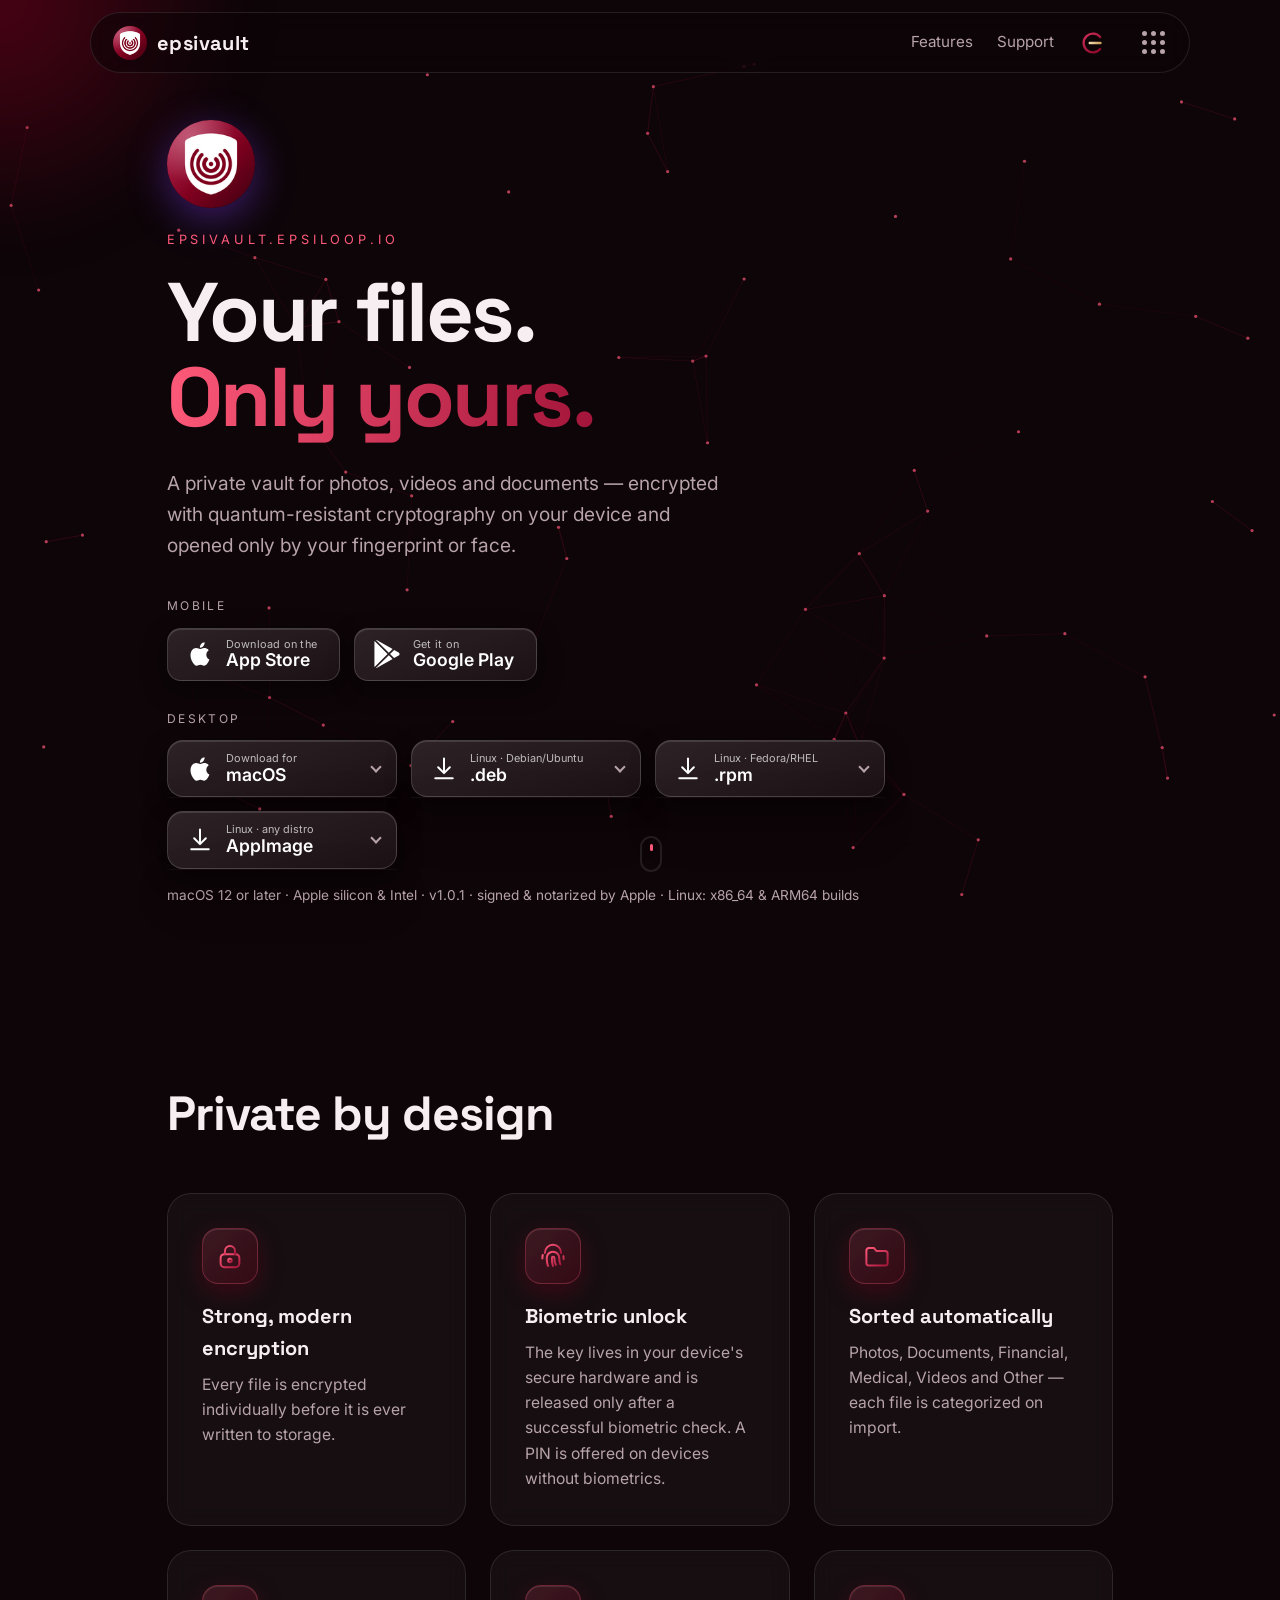
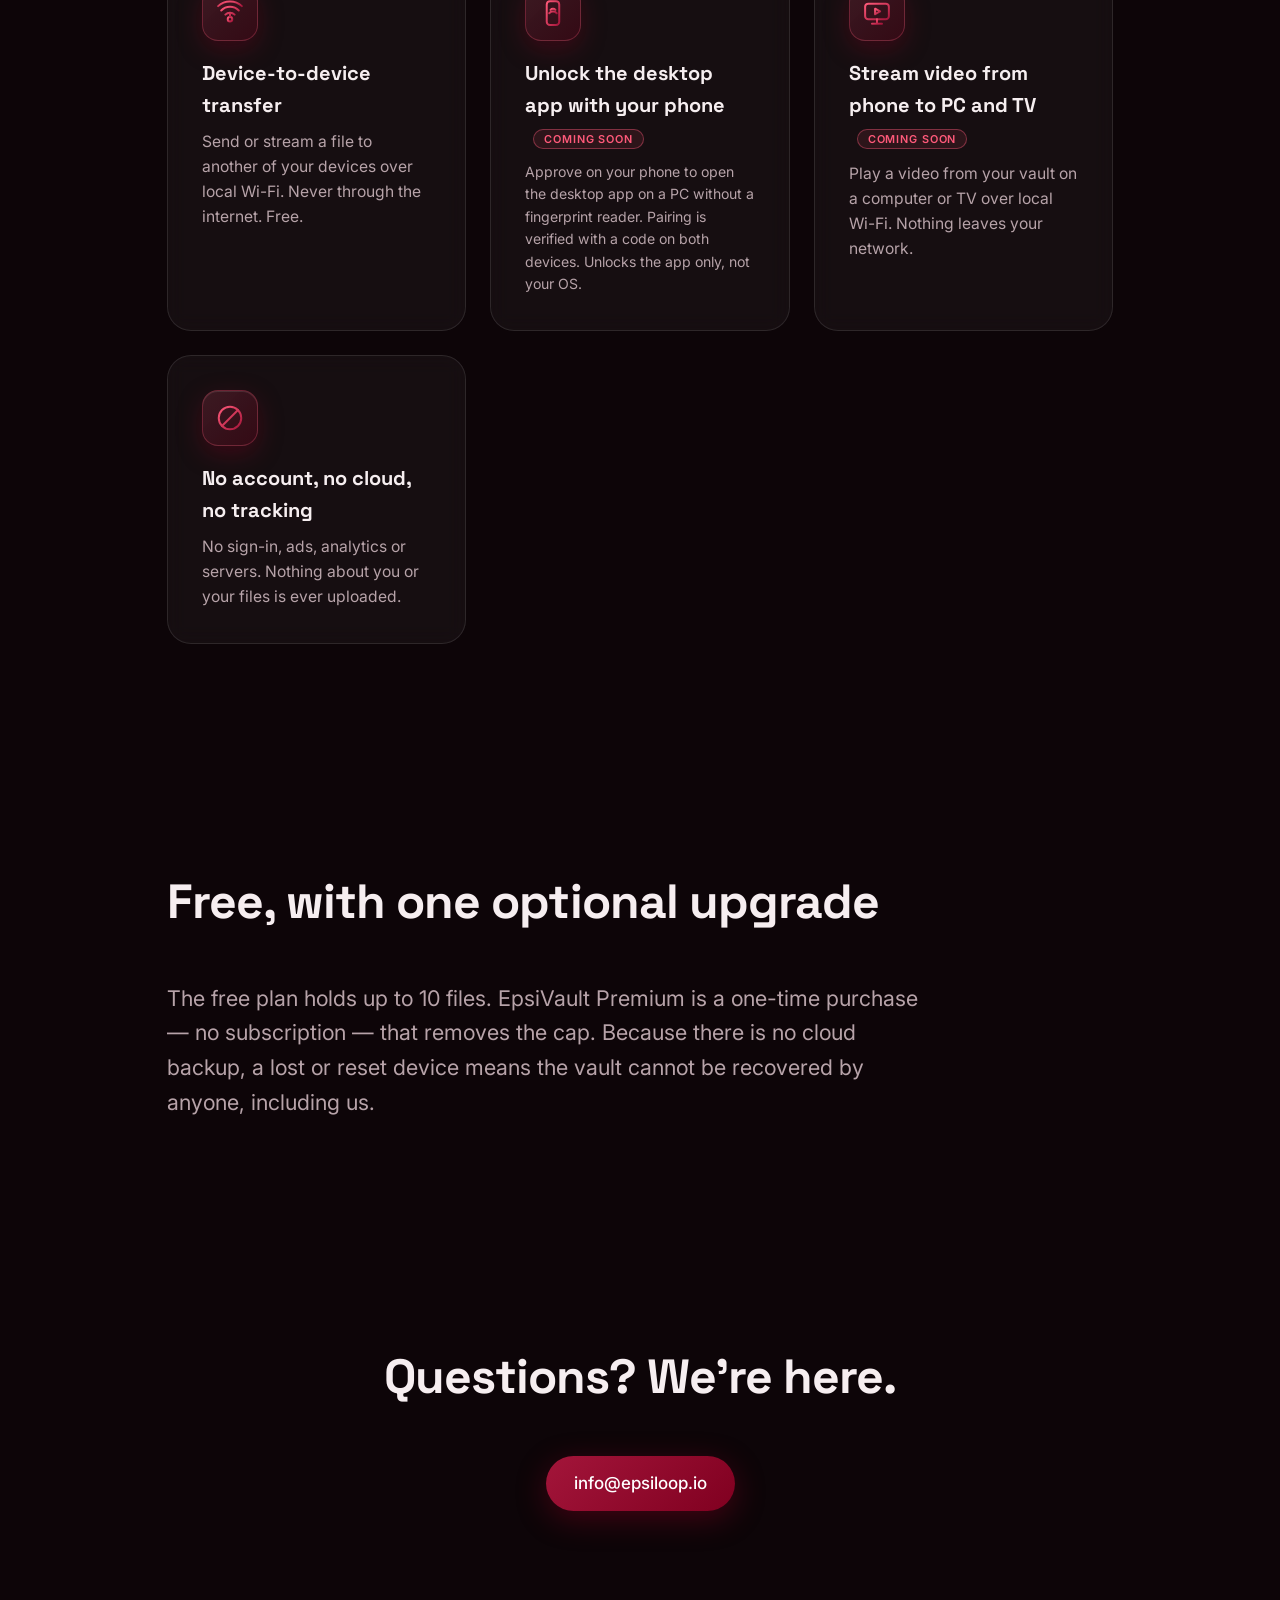
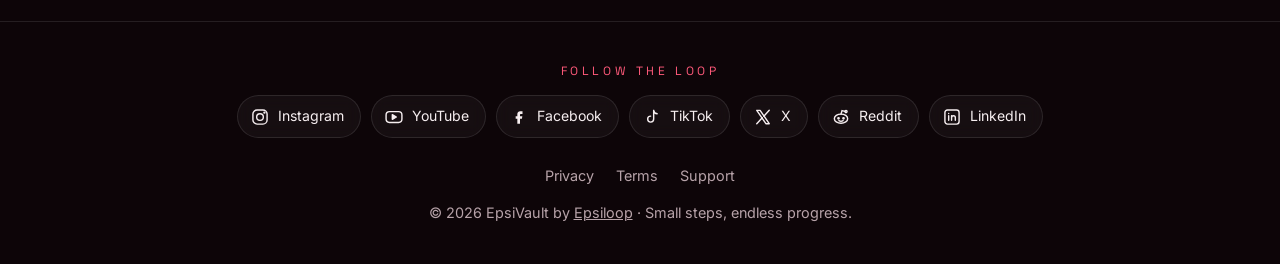
<file: index.html>
<!doctype html>
<html lang="en">
<head>
  <!-- Google Tag Manager -->
  <script>(function(w,d,s,l,i){w[l]=w[l]||[];w[l].push({"gtm.start":new Date().getTime(),event:"gtm.js"});var f=d.getElementsByTagName(s)[0],j=d.createElement(s),dl=l!="dataLayer"?"&l="+l:"";j.async=true;j.src="https://www.googletagmanager.com/gtm.js?id="+i+dl;f.parentNode.insertBefore(j,f);})(window,document,"script","dataLayer","GTM-TGGK56BC");</script>
  <!-- End Google Tag Manager -->
<meta charset="utf-8">
<meta name="viewport" content="width=device-width,initial-scale=1">
<title>EpsiVault — Your files. Only yours.</title>
<meta name="description" content="EpsiVault is a private on-device vault with quantum-resistant encryption and biometric unlock.">
<meta name="theme-color" content="#800020">
<link rel="canonical" href="https://epsivault.epsiloop.io/">
<meta name="robots" content="index,follow,max-image-preview:large">
<meta property="og:type" content="website">
<meta property="og:site_name" content="EpsiVault">
<meta property="og:title" content="EpsiVault — Your files. Only yours.">
<meta property="og:description" content="EpsiVault is a private on-device vault with quantum-resistant encryption and biometric unlock.">
<meta property="og:url" content="https://epsivault.epsiloop.io/">
<meta property="og:image" content="https://epsivault.epsiloop.io/og-image.png">
<meta property="og:image:width" content="1200">
<meta property="og:image:height" content="630">
<meta property="og:locale" content="en_US">
<meta name="twitter:card" content="summary_large_image">
<meta name="twitter:title" content="EpsiVault — Your files. Only yours.">
<meta name="twitter:description" content="EpsiVault is a private on-device vault with quantum-resistant encryption and biometric unlock.">
<meta name="twitter:image" content="https://epsivault.epsiloop.io/og-image.png">
<link rel="manifest" href="site.webmanifest">
<script type="application/ld+json">{"@context": "https://schema.org", "@type": "SoftwareApplication", "name": "EpsiVault", "url": "https://epsivault.epsiloop.io/", "description": "A private on-device vault for photos, videos and documents, encrypted with quantum-resistant cryptography and unlocked by fingerprint or face.", "applicationCategory": "SecurityApplication", "operatingSystem": "iOS, Android, macOS, Linux", "softwareVersion": "1.0.1", "image": "https://epsivault.epsiloop.io/og-image.png", "downloadUrl": "https://github.com/Epsiloop/bio-website/releases/tag/v1.0.1", "offers": {"@type": "Offer", "price": "0", "priceCurrency": "USD"}, "sameAs": ["https://apps.apple.com/app/epsivault-private-vault/id6804574880", "https://play.google.com/store/apps/details?id=app.softsav.biovault"], "publisher": {"@type": "Organization", "name": "Epsiloop", "url": "https://epsiloop.io/"}}</script>
<meta property="og:image:alt" content="EpsiVault — EpsiVault">
<meta name="twitter:image:alt" content="EpsiVault — EpsiVault">
<link rel="icon" href="png/epsivault-64.png" type="image/png">
<link rel="apple-touch-icon" href="png/epsivault-180.png">
<link rel="preconnect" href="https://fonts.googleapis.com">
<link rel="preconnect" href="https://fonts.gstatic.com" crossorigin>
<link href="https://fonts.googleapis.com/css2?family=Space+Grotesk:wght@400;500;700&family=Inter:wght@400;500&display=swap" rel="stylesheet">
<link rel="stylesheet" href="style.css">
</head>
<body>
<!-- Google Tag Manager (noscript) -->
<noscript><iframe src="https://www.googletagmanager.com/ns.html?id=GTM-TGGK56BC" height="0" width="0" style="display:none;visibility:hidden"></iframe></noscript>
<!-- End Google Tag Manager (noscript) -->
<canvas id="bg" aria-hidden="true"></canvas>
<div class="glow" aria-hidden="true"></div>

<svg width="0" height="0" style="position:absolute" aria-hidden="true"><defs><linearGradient id="ig" x1="0" y1="0" x2="1" y2="1"><stop offset="0" stop-color="#ff5a7a"/><stop offset="1" stop-color="#a3153a"/></linearGradient></defs></svg><header class="nav">
  <a class="brand" href="/"><img class="brand-ico" src="png/epsivault-64.png" alt="" width="34" height="34"><span>epsivault</span></a>
  <nav>
    <a href="/#features">Features</a><a href="support.html">Support</a>
    <a href="https://epsiloop.io" class="nav-logo" aria-label="Epsiloop"><img src="logo.svg" alt="Epsiloop" width="30" height="30"></a>
    <div class="apps">
      <button class="apps-btn" aria-label="Our projects" aria-haspopup="true" aria-expanded="false"><i></i><i></i><i></i><i></i><i></i><i></i><i></i><i></i><i></i></button>
      <div class="apps-menu" role="menu">
        <a href="https://motiveaction.epsiloop.io" role="menuitem"><img src="apps/motiveaction.png" alt="" width="56" height="56">Motiveaction</a>
        <a href="https://epsivault.epsiloop.io" role="menuitem"><img src="apps/epsivault.png" alt="" width="56" height="56">EpsiVault</a>
        <a href="https://fraym.epsiloop.io" role="menuitem"><img src="apps/fraym.png" alt="" width="56" height="56">Fraym</a>
      </div>
    </div>
  </nav>
</header>

<main id="top">
  <section class="hero">
    <img class="hero-ico reveal" src="png/epsivault-128.png" alt="EpsiVault" width="88" height="88">
    <p class="eyebrow reveal">epsivault.epsiloop.io</p>
    <h1 class="reveal product">Your files.<br><span class="grad">Only yours.</span></h1>
    <p class="lead reveal">A private vault for photos, videos and documents — encrypted with quantum-resistant cryptography on your device and opened only by your fingerprint or face.</p>
    <div class="cta-groups reveal">
    <div class="cta-group"><p class="cta-label">Mobile</p><div class="cta">
      <a href="https://apps.apple.com/app/epsivault-private-vault/id6804574880" class="store" aria-label="Download on the App Store" target="_blank" rel="noopener"><svg viewBox="0 0 24 24" fill="currentColor" aria-hidden="true"><path d="M18.71 19.5c-.83 1.24-1.71 2.45-3.05 2.47-1.34.03-1.77-.79-3.29-.79-1.53 0-2 .77-3.27.82-1.31.05-2.3-1.32-3.14-2.53C4.25 17 2.94 12.45 4.7 9.39c.87-1.52 2.43-2.48 4.12-2.51 1.28-.02 2.5.87 3.29.87.78 0 2.26-1.07 3.8-.91.65.03 2.47.26 3.64 1.98-.09.06-2.17 1.28-2.15 3.81.03 3.02 2.65 4.03 2.68 4.04-.03.07-.42 1.44-1.38 2.83M13 3.5c.73-.83 1.94-1.46 2.94-1.5.13 1.17-.34 2.35-1.04 3.19-.69.85-1.83 1.51-2.95 1.42-.15-1.15.41-2.35 1.05-3.11z"/></svg><span><small>Download on the</small><b>App Store</b></span></a>
      <a href="https://play.google.com/store/apps/details?id=app.softsav.biovault" class="store" aria-label="Get it on Google Play" target="_blank" rel="noopener"><svg viewBox="0 0 24 24" fill="currentColor" aria-hidden="true"><path d="M22.018 13.298l-3.919 2.218-3.515-3.493 3.543-3.521 3.891 2.202a1.49 1.49 0 0 1 0 2.594zM1.337.924a1.486 1.486 0 0 0-.112.568v21.017c0 .217.045.419.124.6l11.155-11.087L1.337.924zm12.207 10.065l3.258-3.238L3.45.195a1.466 1.466 0 0 0-.946-.179l11.04 10.973zm0 2.067L2.504 23.986a1.466 1.466 0 0 0 .946-.181l13.355-7.551-3.261-3.198z"/></svg><span><small>Get it on</small><b>Google Play</b></span></a>
    </div></div>
    <div class="cta-group"><p class="cta-label">Desktop</p><div class="cta">
      <div class="dl" tabindex="0" role="group" aria-label="Download macOS">
        <div class="dl-head"><svg viewBox="0 0 24 24" fill="currentColor" aria-hidden="true"><path d="M18.71 19.5c-.83 1.24-1.71 2.45-3.05 2.47-1.34.03-1.77-.79-3.29-.79-1.53 0-2 .77-3.27.82-1.31.05-2.3-1.32-3.14-2.53C4.25 17 2.94 12.45 4.7 9.39c.87-1.52 2.43-2.48 4.12-2.51 1.28-.02 2.5.87 3.29.87.78 0 2.26-1.07 3.8-.91.65.03 2.47.26 3.64 1.98-.09.06-2.17 1.28-2.15 3.81.03 3.02 2.65 4.03 2.68 4.04-.03.07-.42 1.44-1.38 2.83M13 3.5c.73-.83 1.94-1.46 2.94-1.5.13 1.17-.34 2.35-1.04 3.19-.69.85-1.83 1.51-2.95 1.42-.15-1.15.41-2.35 1.05-3.11z"/></svg><span><small>Download for</small><b>macOS</b></span><i class="chev" aria-hidden="true"></i></div>
        <div class="dl-opts"><div>
          <a href="https://github.com/Epsiloop/bio-website/releases/download/v1.0.1/BioVault-1.0.1.dmg" download><span><b>Universal</b><small>Apple silicon &amp; Intel · .dmg</small></span><em>52 MB</em><svg viewBox="0 0 24 24" fill="none" stroke="currentColor" stroke-width="1.7" stroke-linecap="round" stroke-linejoin="round" aria-hidden="true"><path d="M12 3v12M7 10.5l5 5 5-5M4.5 20h15"/></svg></a>
        </div></div>
      </div>
      <div class="dl" tabindex="0" role="group" aria-label="Download .deb">
        <div class="dl-head"><svg viewBox="0 0 24 24" fill="none" stroke="currentColor" stroke-width="1.7" stroke-linecap="round" stroke-linejoin="round" aria-hidden="true"><path d="M12 3v12M7 10.5l5 5 5-5M4.5 20h15"/></svg><span><small>Linux · Debian/Ubuntu</small><b>.deb</b></span><i class="chev" aria-hidden="true"></i></div>
        <div class="dl-opts"><div>
          <a href="https://github.com/Epsiloop/bio-website/releases/download/v1.0.1/biovault_1.0.1_amd64.deb" download><span><b>x86_64</b><small>Intel / AMD · amd64</small></span><em>13.8 MB</em><svg viewBox="0 0 24 24" fill="none" stroke="currentColor" stroke-width="1.7" stroke-linecap="round" stroke-linejoin="round" aria-hidden="true"><path d="M12 3v12M7 10.5l5 5 5-5M4.5 20h15"/></svg></a>
          <a href="https://github.com/Epsiloop/bio-website/releases/download/v1.0.1/biovault_1.0.1_arm64.deb" download><span><b>ARM64</b><small>aarch64</small></span><em>13.3 MB</em><svg viewBox="0 0 24 24" fill="none" stroke="currentColor" stroke-width="1.7" stroke-linecap="round" stroke-linejoin="round" aria-hidden="true"><path d="M12 3v12M7 10.5l5 5 5-5M4.5 20h15"/></svg></a>
        </div></div>
      </div>
      <div class="dl" tabindex="0" role="group" aria-label="Download .rpm">
        <div class="dl-head"><svg viewBox="0 0 24 24" fill="none" stroke="currentColor" stroke-width="1.7" stroke-linecap="round" stroke-linejoin="round" aria-hidden="true"><path d="M12 3v12M7 10.5l5 5 5-5M4.5 20h15"/></svg><span><small>Linux · Fedora/RHEL</small><b>.rpm</b></span><i class="chev" aria-hidden="true"></i></div>
        <div class="dl-opts"><div>
          <a href="https://github.com/Epsiloop/bio-website/releases/download/v1.0.1/biovault-1.0.1-1.x86_64.rpm" download><span><b>x86_64</b><small>Intel / AMD</small></span><em>16.6 MB</em><svg viewBox="0 0 24 24" fill="none" stroke="currentColor" stroke-width="1.7" stroke-linecap="round" stroke-linejoin="round" aria-hidden="true"><path d="M12 3v12M7 10.5l5 5 5-5M4.5 20h15"/></svg></a>
          <a href="https://github.com/Epsiloop/bio-website/releases/download/v1.0.1/biovault-1.0.1-1.aarch64.rpm" download><span><b>ARM64</b><small>aarch64</small></span><em>16.0 MB</em><svg viewBox="0 0 24 24" fill="none" stroke="currentColor" stroke-width="1.7" stroke-linecap="round" stroke-linejoin="round" aria-hidden="true"><path d="M12 3v12M7 10.5l5 5 5-5M4.5 20h15"/></svg></a>
        </div></div>
      </div>
      <div class="dl" tabindex="0" role="group" aria-label="Download AppImage">
        <div class="dl-head"><svg viewBox="0 0 24 24" fill="none" stroke="currentColor" stroke-width="1.7" stroke-linecap="round" stroke-linejoin="round" aria-hidden="true"><path d="M12 3v12M7 10.5l5 5 5-5M4.5 20h15"/></svg><span><small>Linux · any distro</small><b>AppImage</b></span><i class="chev" aria-hidden="true"></i></div>
        <div class="dl-opts"><div>
          <a href="https://github.com/Epsiloop/bio-website/releases/download/v1.0.1/BioVault-1.0.1-x86_64.AppImage" download><span><b>x86_64</b><small>Intel / AMD</small></span><em>16.2 MB</em><svg viewBox="0 0 24 24" fill="none" stroke="currentColor" stroke-width="1.7" stroke-linecap="round" stroke-linejoin="round" aria-hidden="true"><path d="M12 3v12M7 10.5l5 5 5-5M4.5 20h15"/></svg></a>
          <a href="https://github.com/Epsiloop/bio-website/releases/download/v1.0.1/BioVault-1.0.1-aarch64.AppImage" download><span><b>ARM64</b><small>aarch64</small></span><em>15.6 MB</em><svg viewBox="0 0 24 24" fill="none" stroke="currentColor" stroke-width="1.7" stroke-linecap="round" stroke-linejoin="round" aria-hidden="true"><path d="M12 3v12M7 10.5l5 5 5-5M4.5 20h15"/></svg></a>
        </div></div>
      </div>
    </div></div>
    </div>
    <p class="dl-note reveal">macOS 12 or later · Apple silicon &amp; Intel · v1.0.1 · signed &amp; notarized by Apple · Linux: x86_64 &amp; ARM64 builds</p>
    <div class="scroll" aria-hidden="true"></div>
  </section>

  <section id="features" class="section">
    <h2 class="reveal">Private by design</h2>
    <div class="cards"><div class="card tilt feat reveal"><span class="ico"><svg viewBox="0 0 24 24" fill="none" stroke="url(#ig)" stroke-width="1.6" stroke-linecap="round" stroke-linejoin="round" aria-hidden="true"><rect x="4.5" y="10.5" width="15" height="10.5" rx="3"/><path d="M8 10.5V8a4 4 0 0 1 8 0v2.5"/><circle cx="12" cy="15.5" r="1.4"/><path d="M12 16.9v1.8"/></svg></span><h3>Strong, modern encryption</h3><p>Every file is encrypted individually before it is ever written to storage.</p></div><div class="card tilt feat reveal"><span class="ico"><svg viewBox="0 0 24 24" fill="none" stroke="url(#ig)" stroke-width="1.6" stroke-linecap="round" stroke-linejoin="round" aria-hidden="true"><path d="M5.5 9.5a6.5 6.5 0 0 1 13 0"/><path d="M8 20c-.8-2-1-4-1-6.5a5 5 0 0 1 10 0c0 2 .2 3.600.9 5.200"/><path d="M12 20c-.7-2-.9-4-.9-6.500a1 1 0 0 1 2 0c0 2.200.4 4 1.200 5.500M3.500 14c0-1 .1-1.900.3-2.800M20.500 14.500c0-.8 0-1.600-.2-2.400"/></svg></span><h3>Biometric unlock</h3><p>The key lives in your device's secure hardware and is released only after a successful biometric check. A PIN is offered on devices without biometrics.</p></div><div class="card tilt feat reveal"><span class="ico"><svg viewBox="0 0 24 24" fill="none" stroke="url(#ig)" stroke-width="1.6" stroke-linecap="round" stroke-linejoin="round" aria-hidden="true"><path d="M3.5 7.5a2 2 0 0 1 2-2h4l2 2.500h7a2 2 0 0 1 2 2V17.500a2 2 0 0 1-2 2h-13a2 2 0 0 1-2-2z"/><path d="M3.500 11h17"/><path d="M8 15h3M14 15h2"/></svg></span><h3>Sorted automatically</h3><p>Photos, Documents, Financial, Medical, Videos and Other — each file is categorized on import.</p></div><div class="card tilt feat reveal"><span class="ico"><svg viewBox="0 0 24 24" fill="none" stroke="url(#ig)" stroke-width="1.6" stroke-linecap="round" stroke-linejoin="round" aria-hidden="true"><circle cx="12" cy="17" r="1.8"/><path d="M8.300 13.300a5.200 5.200 0 0 1 7.400 0M5 10a9.800 9.800 0 0 1 14 0M12 12v3"/><path d="M2.500 6.500a14 14 0 0 1 19 0"/></svg></span><h3>Device-to-device transfer</h3><p>Send or stream a file to another of your devices over local Wi-Fi. Never through the internet. Free.</p></div><div class="card tilt feat small reveal"><span class="ico"><svg viewBox="0 0 24 24" fill="none" stroke="url(#ig)" stroke-width="1.6" stroke-linecap="round" stroke-linejoin="round" aria-hidden="true"><rect x="7" y="2.500" width="10" height="19" rx="2.600"/><path d="M10.500 18.500h3"/><path d="M10 9.500a2.700 2.700 0 0 1 4 0M9 12.200a4 4 0 0 1 6 0" /></svg></span><h3>Unlock the desktop app with your phone <em class="soon">Coming soon</em></h3><p>Approve on your phone to open the desktop app on a PC without a fingerprint reader. Pairing is verified with a code on both devices. Unlocks the app only, not your OS.</p></div><div class="card tilt feat reveal"><span class="ico"><svg viewBox="0 0 24 24" fill="none" stroke="url(#ig)" stroke-width="1.6" stroke-linecap="round" stroke-linejoin="round" aria-hidden="true"><rect x="2.5" y="4.5" width="19" height="12.5" rx="2.5"/><path d="M8 20.5h8M12 17v3.5"/><path d="m10.500 8.500 4 2.250-4 2.250z"/></svg></span><h3>Stream video from phone to PC and TV <em class="soon">Coming soon</em></h3><p>Play a video from your vault on a computer or TV over local Wi-Fi. Nothing leaves your network.</p></div><div class="card tilt feat reveal"><span class="ico"><svg viewBox="0 0 24 24" fill="none" stroke="url(#ig)" stroke-width="1.6" stroke-linecap="round" stroke-linejoin="round" aria-hidden="true"><circle cx="12" cy="12" r="9"/><path d="m5.600 18.400 12.800-12.800"/><path d="M9 10.500h.01M15 10.500h.01" stroke-width="2.400"/></svg></span><h3>No account, no cloud, no tracking</h3><p>No sign-in, ads, analytics or servers. Nothing about you or your files is ever uploaded.</p></div></div>
  </section>

  <section class="section">
    <h2 class="reveal">Free, with one optional upgrade</h2>
    <p class="about reveal">The free plan holds up to 10 files. EpsiVault Premium is a one-time purchase — no subscription — that removes the cap. Because there is no cloud backup, a lost or reset device means the vault cannot be recovered by anyone, including us.</p>
  </section>

  <section id="contact" class="section center">
    <h2 class="reveal">Questions? We're here.</h2>
    <a class="btn reveal" href="mailto:info@epsiloop.io">info@epsiloop.io</a>
  </section>
</main>

<footer>
  <div class="social-wrap"><p class="social-title">Follow the loop</p><div class="social"><a href="https://www.instagram.com/epsiloop.io" target="_blank" rel="noopener noreferrer" style="--c:#e1306c" aria-label="Epsiloop on Instagram"><svg viewBox="0 0 24 24" fill="none" stroke="currentColor" stroke-width="1.7" stroke-linecap="round" stroke-linejoin="round" aria-hidden="true"><rect x="3.5" y="3.5" width="17" height="17" rx="5"/><circle cx="12" cy="12" r="4"/><circle cx="17.3" cy="6.7" r=".6" fill="currentColor"/></svg><span>Instagram</span></a><a href="https://www.youtube.com/@epsiloop" target="_blank" rel="noopener noreferrer" style="--c:#ff2d2d" aria-label="Epsiloop on YouTube"><svg viewBox="0 0 24 24" fill="none" stroke="currentColor" stroke-width="1.7" stroke-linecap="round" stroke-linejoin="round" aria-hidden="true"><rect x="2.5" y="5.5" width="19" height="13" rx="4"/><path d="M10 9.2v5.6l4.8-2.8z" fill="currentColor"/></svg><span>YouTube</span></a><a href="https://www.facebook.com/profile.php?id=61596055442899" target="_blank" rel="noopener noreferrer" style="--c:#4c8dff" aria-label="Epsiloop on Facebook"><svg viewBox="0 0 24 24" fill="none" stroke="currentColor" stroke-width="1.7" stroke-linecap="round" stroke-linejoin="round" aria-hidden="true"><path d="M14 8.5h2.2V5h-2.7C11 5 10 6.6 10 8.6V11H8v3.2h2V20h3.2v-5.8h2.3l.5-3.2h-2.8V9.2c0-.5.3-.7.8-.7z" fill="currentColor" stroke="none"/></svg><span>Facebook</span></a><a href="https://www.tiktok.com/@epsiloop" target="_blank" rel="noopener noreferrer" style="--c:#25f4ee" aria-label="Epsiloop on TikTok"><svg viewBox="0 0 24 24" fill="none" stroke="currentColor" stroke-width="1.7" stroke-linecap="round" stroke-linejoin="round" aria-hidden="true"><path d="M14 4v10.5a3.6 3.6 0 1 1-3.6-3.6M14 4c.3 2.3 1.9 3.9 4.2 4.1"/></svg><span>TikTok</span></a><a href="https://x.com/epsiloopio" target="_blank" rel="noopener noreferrer" style="--c:#ffffff" aria-label="Epsiloop on X"><svg viewBox="0 0 24 24" fill="none" stroke="currentColor" stroke-width="1.7" stroke-linecap="round" stroke-linejoin="round" aria-hidden="true"><path d="M4.5 4h4l11 16h-4z"/><path d="M4.5 20l6.6-7M13 11l6.5-7"/></svg><span>X</span></a><a href="https://www.reddit.com/r/epsiloop/" target="_blank" rel="noopener noreferrer" style="--c:#ff6a2b" aria-label="Epsiloop on Reddit"><svg viewBox="0 0 24 24" fill="none" stroke="currentColor" stroke-width="1.7" stroke-linecap="round" stroke-linejoin="round" aria-hidden="true"><ellipse cx="12" cy="14" rx="8" ry="5.5"/><circle cx="9" cy="13.5" r=".8" fill="currentColor"/><circle cx="15" cy="13.5" r=".8" fill="currentColor"/><path d="M9.5 16.3c1.5 1 3.5 1 5 0M12 8.5l1.2-4.2 3.6.9"/><circle cx="18" cy="5.5" r="1.3"/></svg><span>Reddit</span></a><a href="https://www.linkedin.com/company/epsiloop-io" target="_blank" rel="noopener noreferrer" style="--c:#0a66c2" aria-label="Epsiloop on LinkedIn"><svg viewBox="0 0 24 24" fill="none" stroke="currentColor" stroke-width="1.7" stroke-linecap="round" stroke-linejoin="round" aria-hidden="true"><rect x="3.5" y="3.5" width="17" height="17" rx="3"/><path d="M8 10.5V16M8 7.8v.1M11.5 16v-5.5M11.5 13c0-1.6 1-2.6 2.4-2.6s2.1 1 2.1 2.5V16"/></svg><span>LinkedIn</span></a></div></div>
    <div class="links"><a href="privacy.html">Privacy</a><a href="terms.html">Terms</a><a href="support.html">Support</a></div>
  © <span id="y"></span> EpsiVault by <a href="https://epsiloop.io" style="color:inherit">Epsiloop</a> · Small steps, endless progress.
</footer>
<script src="script.js"></script>
</body>
</html>
</file>
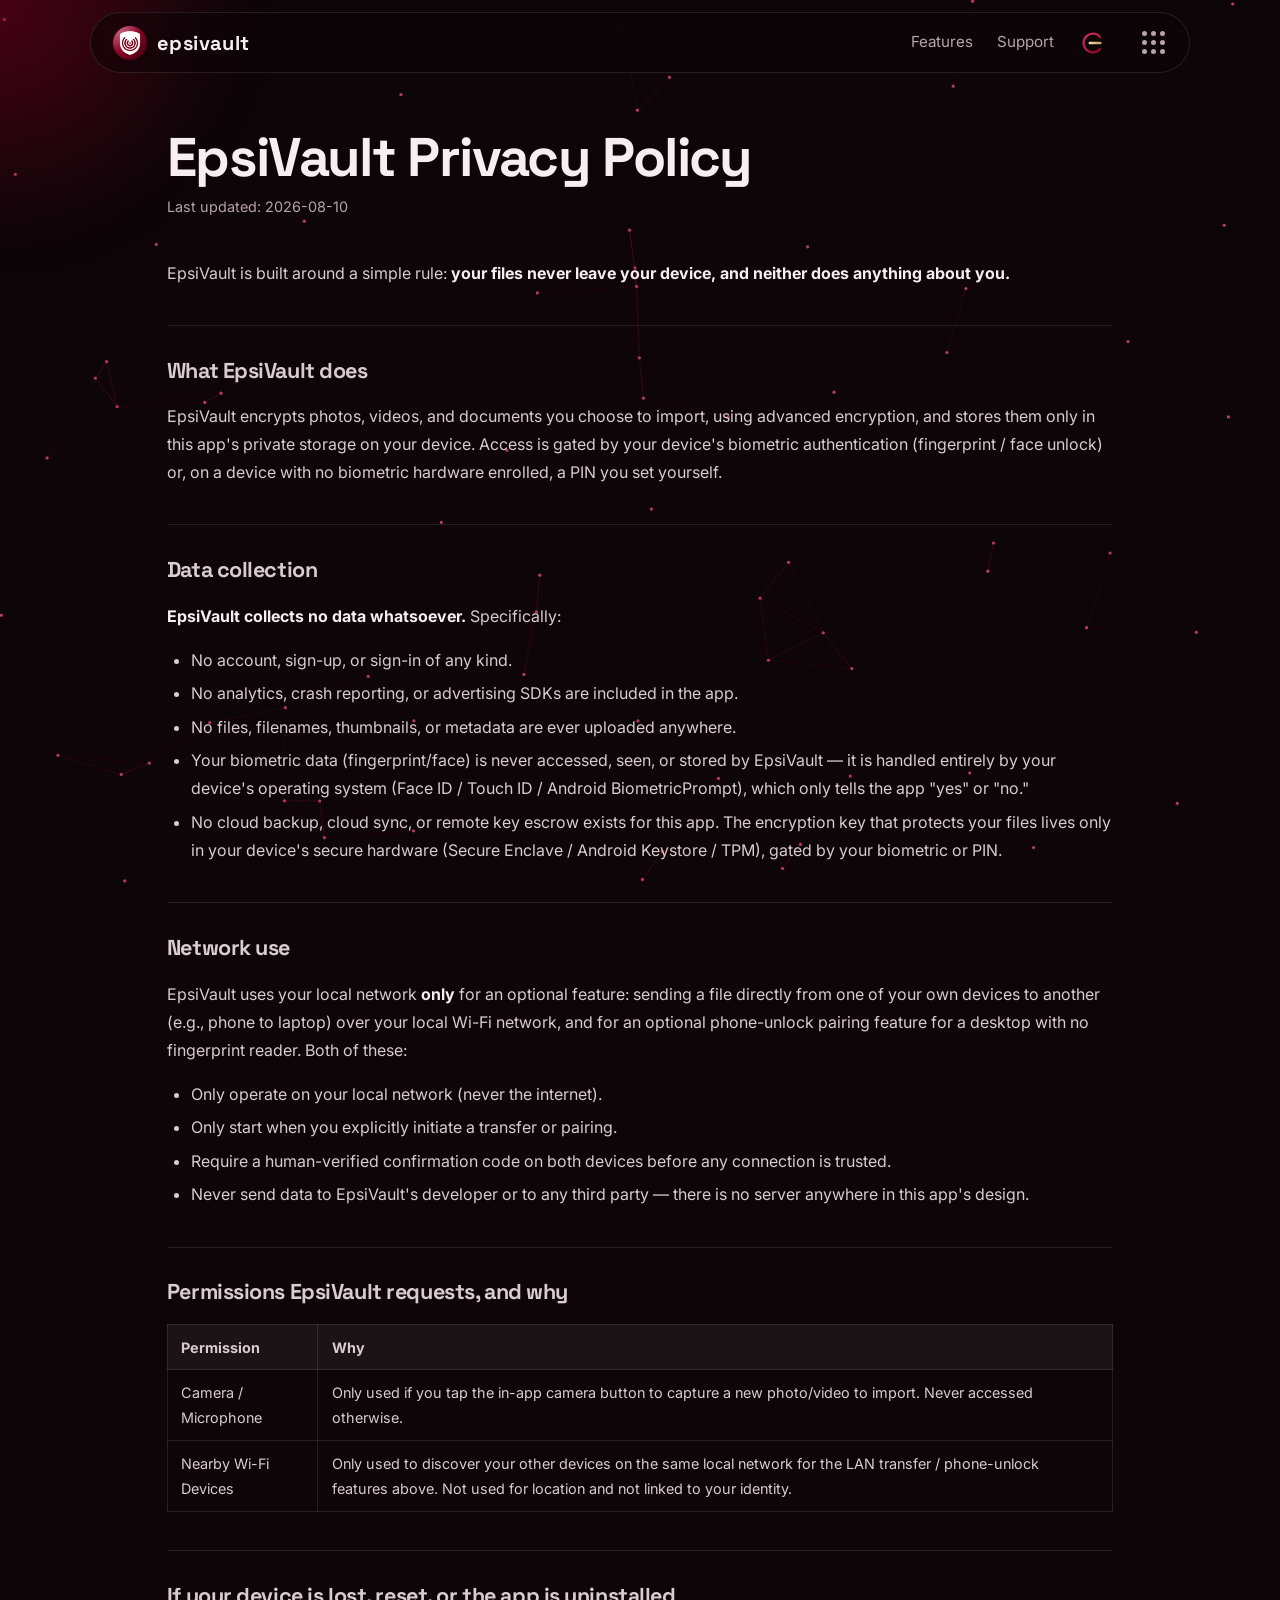
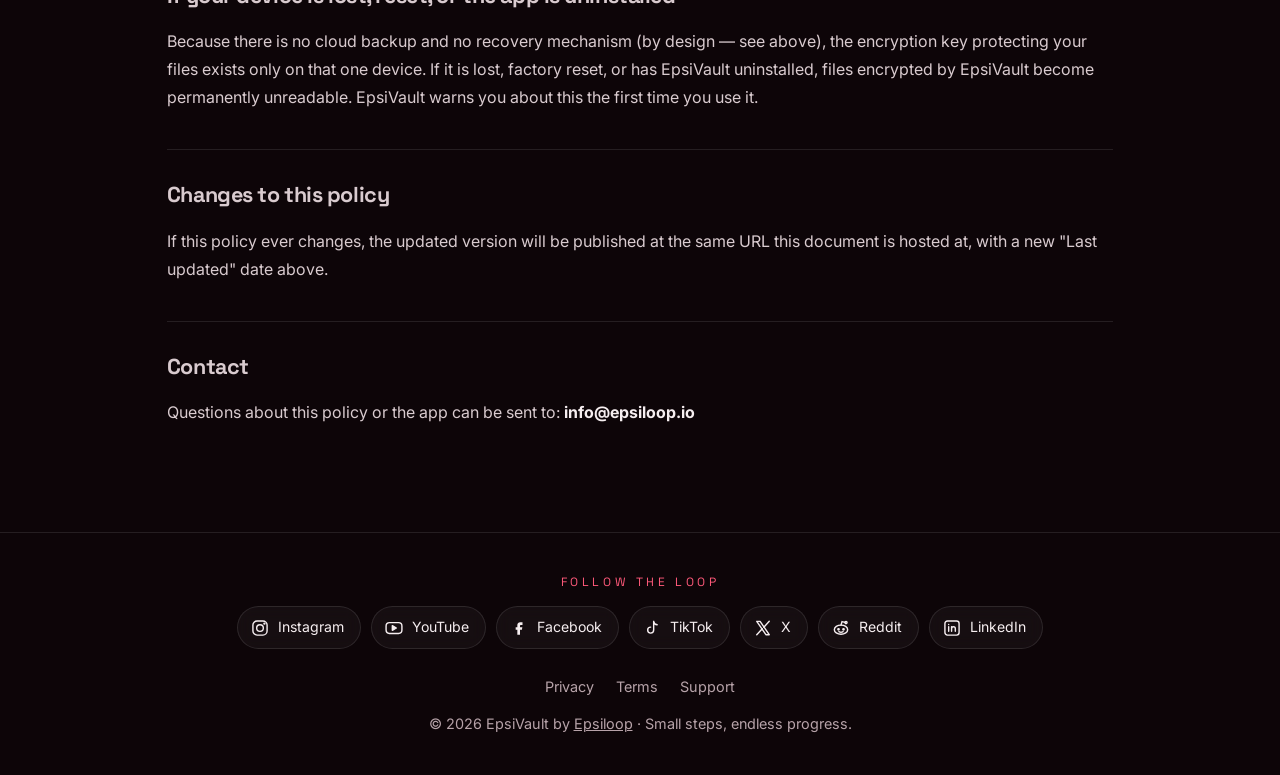
<file: privacy.html>
<!doctype html>
<html lang="en">
<head>
  <!-- Google Tag Manager -->
  <script>(function(w,d,s,l,i){w[l]=w[l]||[];w[l].push({"gtm.start":new Date().getTime(),event:"gtm.js"});var f=d.getElementsByTagName(s)[0],j=d.createElement(s),dl=l!="dataLayer"?"&l="+l:"";j.async=true;j.src="https://www.googletagmanager.com/gtm.js?id="+i+dl;f.parentNode.insertBefore(j,f);})(window,document,"script","dataLayer","GTM-TGGK56BC");</script>
  <!-- End Google Tag Manager -->
<meta charset="utf-8">
<meta name="viewport" content="width=device-width,initial-scale=1">
<title>Privacy Policy — EpsiVault</title>
<meta name="description" content="EpsiVault collects no data whatsoever.">
<meta name="theme-color" content="#800020">
<link rel="canonical" href="https://epsivault.epsiloop.io/privacy.html">
<meta name="robots" content="index,follow,max-image-preview:large">
<meta property="og:type" content="website">
<meta property="og:site_name" content="EpsiVault">
<meta property="og:title" content="Privacy Policy — EpsiVault">
<meta property="og:description" content="EpsiVault collects no data whatsoever.">
<meta property="og:url" content="https://epsivault.epsiloop.io/privacy.html">
<meta property="og:image" content="https://epsivault.epsiloop.io/og-image.png">
<meta property="og:image:width" content="1200">
<meta property="og:image:height" content="630">
<meta property="og:locale" content="en_US">
<meta name="twitter:card" content="summary_large_image">
<meta name="twitter:title" content="Privacy Policy — EpsiVault">
<meta name="twitter:description" content="EpsiVault collects no data whatsoever.">
<meta name="twitter:image" content="https://epsivault.epsiloop.io/og-image.png">
<link rel="manifest" href="site.webmanifest">
<meta property="og:image:alt" content="EpsiVault — Privacy Policy">
<meta name="twitter:image:alt" content="EpsiVault — Privacy Policy">
<script type="application/ld+json">{"@context": "https://schema.org", "@type": "BreadcrumbList", "itemListElement": [{"@type": "ListItem", "position": 1, "name": "EpsiVault", "item": "https://epsivault.epsiloop.io/"}, {"@type": "ListItem", "position": 2, "name": "EpsiVault Privacy Policy", "item": "https://epsivault.epsiloop.io/privacy.html"}]}</script>
<link rel="icon" href="png/epsivault-64.png" type="image/png">
<link rel="apple-touch-icon" href="png/epsivault-180.png">
<link rel="preconnect" href="https://fonts.googleapis.com">
<link rel="preconnect" href="https://fonts.gstatic.com" crossorigin>
<link href="https://fonts.googleapis.com/css2?family=Space+Grotesk:wght@400;500;700&family=Inter:wght@400;500&display=swap" rel="stylesheet">
<link rel="stylesheet" href="style.css">
</head>
<body>
<!-- Google Tag Manager (noscript) -->
<noscript><iframe src="https://www.googletagmanager.com/ns.html?id=GTM-TGGK56BC" height="0" width="0" style="display:none;visibility:hidden"></iframe></noscript>
<!-- End Google Tag Manager (noscript) -->
<canvas id="bg" aria-hidden="true"></canvas>
<div class="glow" aria-hidden="true"></div>

<header class="nav">
  <a class="brand" href="/"><img class="brand-ico" src="png/epsivault-64.png" alt="" width="34" height="34"><span>epsivault</span></a>
  <nav>
    <a href="/#features">Features</a><a href="support.html">Support</a>
    <a href="https://epsiloop.io" class="nav-logo" aria-label="Epsiloop"><img src="logo.svg" alt="Epsiloop" width="30" height="30"></a>
    <div class="apps">
      <button class="apps-btn" aria-label="Our projects" aria-haspopup="true" aria-expanded="false"><i></i><i></i><i></i><i></i><i></i><i></i><i></i><i></i><i></i></button>
      <div class="apps-menu" role="menu">
        <a href="https://motiveaction.epsiloop.io" role="menuitem"><img src="apps/motiveaction.png" alt="" width="56" height="56">Motiveaction</a>
        <a href="https://epsivault.epsiloop.io" role="menuitem"><img src="apps/epsivault.png" alt="" width="56" height="56">EpsiVault</a>
        <a href="https://fraym.epsiloop.io" role="menuitem"><img src="apps/fraym.png" alt="" width="56" height="56">Fraym</a>
      </div>
    </div>
  </nav>
</header>

<main class="legal">
  <h1 class="reveal">EpsiVault Privacy Policy</h1>
  <p class="meta reveal">Last updated: 2026-08-10</p>
  <div class="body">
<p>EpsiVault is built around a simple rule: <strong>your files never leave your device, and neither does anything about you.</strong></p>
<h2>What EpsiVault does</h2>
<p>EpsiVault encrypts photos, videos, and documents you choose to import, using advanced encryption, and stores them only in this app's private storage on your device. Access is gated by your device's biometric authentication (fingerprint / face unlock) or, on a device with no biometric hardware enrolled, a PIN you set yourself.</p>
<h2>Data collection</h2>
<p><strong>EpsiVault collects no data whatsoever.</strong> Specifically:</p>
<ul><li>No account, sign-up, or sign-in of any kind.</li><li>No analytics, crash reporting, or advertising SDKs are included in the app.</li><li>No files, filenames, thumbnails, or metadata are ever uploaded anywhere.</li><li>Your biometric data (fingerprint/face) is never accessed, seen, or stored by EpsiVault — it is handled entirely by your device's operating system (Face ID / Touch ID / Android BiometricPrompt), which only tells the app "yes" or "no."</li><li>No cloud backup, cloud sync, or remote key escrow exists for this app. The encryption key that protects your files lives only in your device's secure hardware (Secure Enclave / Android Keystore / TPM), gated by your biometric or PIN.</li></ul>
<h2>Network use</h2>
<p>EpsiVault uses your local network <strong>only</strong> for an optional feature: sending a file directly from one of your own devices to another (e.g., phone to laptop) over your local Wi-Fi network, and for an optional phone-unlock pairing feature for a desktop with no fingerprint reader. Both of these:</p>
<ul><li>Only operate on your local network (never the internet).</li><li>Only start when you explicitly initiate a transfer or pairing.</li><li>Require a human-verified confirmation code on both devices before any connection is trusted.</li><li>Never send data to EpsiVault's developer or to any third party — there is no server anywhere in this app's design.</li></ul>
<h2>Permissions EpsiVault requests, and why</h2>
<table><thead><tr><th>Permission</th><th>Why</th></tr></thead><tbody><tr><td>Camera / Microphone</td><td>Only used if you tap the in-app camera button to capture a new photo/video to import. Never accessed otherwise.</td></tr><tr><td>Nearby Wi-Fi Devices</td><td>Only used to discover your other devices on the same local network for the LAN transfer / phone-unlock features above. Not used for location and not linked to your identity.</td></tr></tbody></table>
<h2>If your device is lost, reset, or the app is uninstalled</h2>
<p>Because there is no cloud backup and no recovery mechanism (by design — see above), the encryption key protecting your files exists only on that one device. If it is lost, factory reset, or has EpsiVault uninstalled, files encrypted by EpsiVault become permanently unreadable. EpsiVault warns you about this the first time you use it.</p>
<h2>Changes to this policy</h2>
<p>If this policy ever changes, the updated version will be published at the same URL this document is hosted at, with a new "Last updated" date above.</p>
<h2>Contact</h2>
<p>Questions about this policy or the app can be sent to: <strong>info@epsiloop.io</strong></p>
  </div>
</main>

<footer>
  <div class="social-wrap"><p class="social-title">Follow the loop</p><div class="social"><a href="https://www.instagram.com/epsiloop.io" target="_blank" rel="noopener noreferrer" style="--c:#e1306c" aria-label="Epsiloop on Instagram"><svg viewBox="0 0 24 24" fill="none" stroke="currentColor" stroke-width="1.7" stroke-linecap="round" stroke-linejoin="round" aria-hidden="true"><rect x="3.5" y="3.5" width="17" height="17" rx="5"/><circle cx="12" cy="12" r="4"/><circle cx="17.3" cy="6.7" r=".6" fill="currentColor"/></svg><span>Instagram</span></a><a href="https://www.youtube.com/@epsiloop" target="_blank" rel="noopener noreferrer" style="--c:#ff2d2d" aria-label="Epsiloop on YouTube"><svg viewBox="0 0 24 24" fill="none" stroke="currentColor" stroke-width="1.7" stroke-linecap="round" stroke-linejoin="round" aria-hidden="true"><rect x="2.5" y="5.5" width="19" height="13" rx="4"/><path d="M10 9.2v5.6l4.8-2.8z" fill="currentColor"/></svg><span>YouTube</span></a><a href="https://www.facebook.com/profile.php?id=61596055442899" target="_blank" rel="noopener noreferrer" style="--c:#4c8dff" aria-label="Epsiloop on Facebook"><svg viewBox="0 0 24 24" fill="none" stroke="currentColor" stroke-width="1.7" stroke-linecap="round" stroke-linejoin="round" aria-hidden="true"><path d="M14 8.5h2.2V5h-2.7C11 5 10 6.6 10 8.6V11H8v3.2h2V20h3.2v-5.8h2.3l.5-3.2h-2.8V9.2c0-.5.3-.7.8-.7z" fill="currentColor" stroke="none"/></svg><span>Facebook</span></a><a href="https://www.tiktok.com/@epsiloop" target="_blank" rel="noopener noreferrer" style="--c:#25f4ee" aria-label="Epsiloop on TikTok"><svg viewBox="0 0 24 24" fill="none" stroke="currentColor" stroke-width="1.7" stroke-linecap="round" stroke-linejoin="round" aria-hidden="true"><path d="M14 4v10.5a3.6 3.6 0 1 1-3.6-3.6M14 4c.3 2.3 1.9 3.9 4.2 4.1"/></svg><span>TikTok</span></a><a href="https://x.com/epsiloopio" target="_blank" rel="noopener noreferrer" style="--c:#ffffff" aria-label="Epsiloop on X"><svg viewBox="0 0 24 24" fill="none" stroke="currentColor" stroke-width="1.7" stroke-linecap="round" stroke-linejoin="round" aria-hidden="true"><path d="M4.5 4h4l11 16h-4z"/><path d="M4.5 20l6.6-7M13 11l6.5-7"/></svg><span>X</span></a><a href="https://www.reddit.com/r/epsiloop/" target="_blank" rel="noopener noreferrer" style="--c:#ff6a2b" aria-label="Epsiloop on Reddit"><svg viewBox="0 0 24 24" fill="none" stroke="currentColor" stroke-width="1.7" stroke-linecap="round" stroke-linejoin="round" aria-hidden="true"><ellipse cx="12" cy="14" rx="8" ry="5.5"/><circle cx="9" cy="13.5" r=".8" fill="currentColor"/><circle cx="15" cy="13.5" r=".8" fill="currentColor"/><path d="M9.5 16.3c1.5 1 3.5 1 5 0M12 8.5l1.2-4.2 3.6.9"/><circle cx="18" cy="5.5" r="1.3"/></svg><span>Reddit</span></a><a href="https://www.linkedin.com/company/epsiloop-io" target="_blank" rel="noopener noreferrer" style="--c:#0a66c2" aria-label="Epsiloop on LinkedIn"><svg viewBox="0 0 24 24" fill="none" stroke="currentColor" stroke-width="1.7" stroke-linecap="round" stroke-linejoin="round" aria-hidden="true"><rect x="3.5" y="3.5" width="17" height="17" rx="3"/><path d="M8 10.5V16M8 7.8v.1M11.5 16v-5.5M11.5 13c0-1.6 1-2.6 2.4-2.6s2.1 1 2.1 2.5V16"/></svg><span>LinkedIn</span></a></div></div>
    <div class="links"><a href="privacy.html">Privacy</a><a href="terms.html">Terms</a><a href="support.html">Support</a></div>
  © <span id="y"></span> EpsiVault by <a href="https://epsiloop.io" style="color:inherit">Epsiloop</a> · Small steps, endless progress.
</footer>
<script src="script.js"></script>
</body>
</html>
</file>
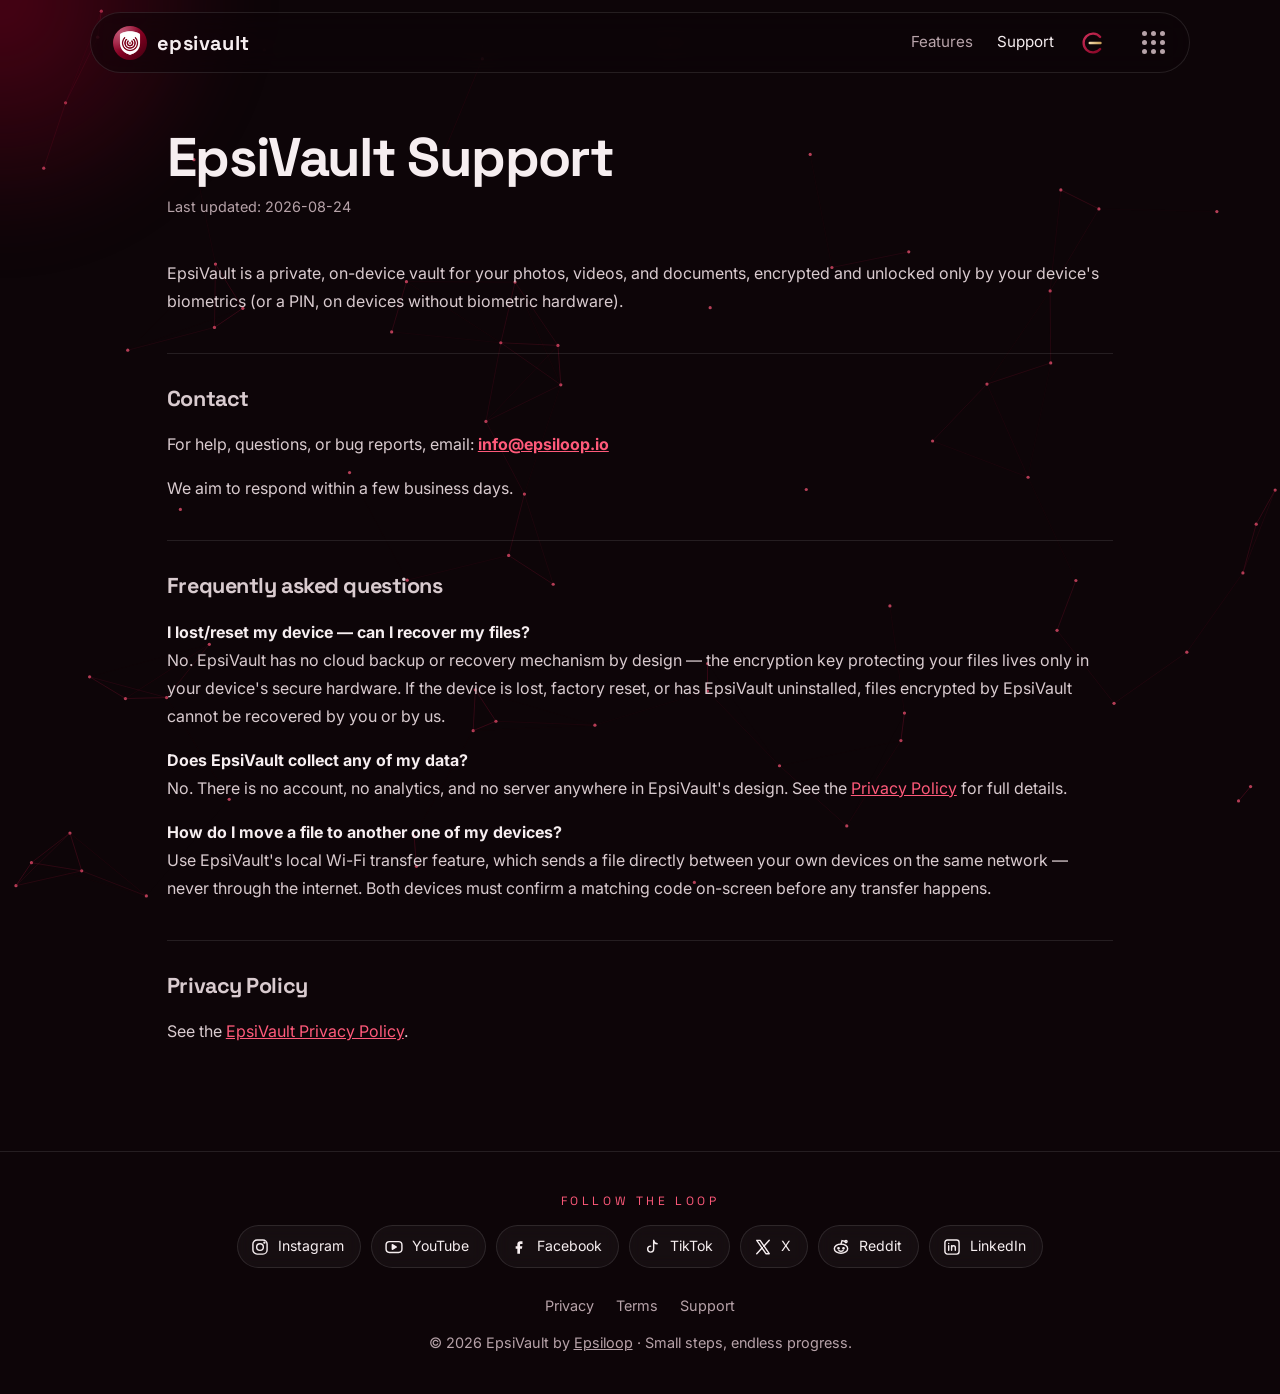
<file: support.html>
<!doctype html>
<html lang="en">
<head>
  <!-- Google Tag Manager -->
  <script>(function(w,d,s,l,i){w[l]=w[l]||[];w[l].push({"gtm.start":new Date().getTime(),event:"gtm.js"});var f=d.getElementsByTagName(s)[0],j=d.createElement(s),dl=l!="dataLayer"?"&l="+l:"";j.async=true;j.src="https://www.googletagmanager.com/gtm.js?id="+i+dl;f.parentNode.insertBefore(j,f);})(window,document,"script","dataLayer","GTM-TGGK56BC");</script>
  <!-- End Google Tag Manager -->
<meta charset="utf-8">
<meta name="viewport" content="width=device-width,initial-scale=1">
<title>Support — EpsiVault</title>
<meta name="description" content="Help and contact details for EpsiVault.">
<meta name="theme-color" content="#800020">
<link rel="canonical" href="https://epsivault.epsiloop.io/support.html">
<meta name="robots" content="index,follow,max-image-preview:large">
<meta property="og:type" content="website">
<meta property="og:site_name" content="EpsiVault">
<meta property="og:title" content="Support — EpsiVault">
<meta property="og:description" content="Help and contact details for EpsiVault.">
<meta property="og:url" content="https://epsivault.epsiloop.io/support.html">
<meta property="og:image" content="https://epsivault.epsiloop.io/og-image.png">
<meta property="og:image:width" content="1200">
<meta property="og:image:height" content="630">
<meta property="og:locale" content="en_US">
<meta name="twitter:card" content="summary_large_image">
<meta name="twitter:title" content="Support — EpsiVault">
<meta name="twitter:description" content="Help and contact details for EpsiVault.">
<meta name="twitter:image" content="https://epsivault.epsiloop.io/og-image.png">
<link rel="manifest" href="site.webmanifest">
<meta property="og:image:alt" content="EpsiVault — Support">
<meta name="twitter:image:alt" content="EpsiVault — Support">
<script type="application/ld+json">{"@context": "https://schema.org", "@type": "BreadcrumbList", "itemListElement": [{"@type": "ListItem", "position": 1, "name": "EpsiVault", "item": "https://epsivault.epsiloop.io/"}, {"@type": "ListItem", "position": 2, "name": "EpsiVault Support", "item": "https://epsivault.epsiloop.io/support.html"}]}</script>
<link rel="icon" href="png/epsivault-64.png" type="image/png">
<link rel="apple-touch-icon" href="png/epsivault-180.png">
<link rel="preconnect" href="https://fonts.googleapis.com">
<link rel="preconnect" href="https://fonts.gstatic.com" crossorigin>
<link href="https://fonts.googleapis.com/css2?family=Space+Grotesk:wght@400;500;700&family=Inter:wght@400;500&display=swap" rel="stylesheet">
<link rel="stylesheet" href="style.css">
</head>
<body>
<!-- Google Tag Manager (noscript) -->
<noscript><iframe src="https://www.googletagmanager.com/ns.html?id=GTM-TGGK56BC" height="0" width="0" style="display:none;visibility:hidden"></iframe></noscript>
<!-- End Google Tag Manager (noscript) -->
<canvas id="bg" aria-hidden="true"></canvas>
<div class="glow" aria-hidden="true"></div>

<header class="nav">
  <a class="brand" href="/"><img class="brand-ico" src="png/epsivault-64.png" alt="" width="34" height="34"><span>epsivault</span></a>
  <nav>
    <a href="/#features">Features</a><a href="support.html" class="active">Support</a>
    <a href="https://epsiloop.io" class="nav-logo" aria-label="Epsiloop"><img src="logo.svg" alt="Epsiloop" width="30" height="30"></a>
    <div class="apps">
      <button class="apps-btn" aria-label="Our projects" aria-haspopup="true" aria-expanded="false"><i></i><i></i><i></i><i></i><i></i><i></i><i></i><i></i><i></i></button>
      <div class="apps-menu" role="menu">
        <a href="https://motiveaction.epsiloop.io" role="menuitem"><img src="apps/motiveaction.png" alt="" width="56" height="56">Motiveaction</a>
        <a href="https://epsivault.epsiloop.io" role="menuitem"><img src="apps/epsivault.png" alt="" width="56" height="56">EpsiVault</a>
        <a href="https://fraym.epsiloop.io" role="menuitem"><img src="apps/fraym.png" alt="" width="56" height="56">Fraym</a>
      </div>
    </div>
  </nav>
</header>

<main class="legal">
  <h1 class="reveal">EpsiVault Support</h1>
  <p class="meta reveal">Last updated: 2026-08-24</p>
  <div class="body">

  <p>EpsiVault is a private, on-device vault for your photos, videos, and documents, encrypted and unlocked only by your device's biometrics (or a PIN, on devices without biometric hardware).</p>

  <h2>Contact</h2>
  <p>For help, questions, or bug reports, email: <strong><a href="mailto:info@epsiloop.io">info@epsiloop.io</a></strong></p>
  <p>We aim to respond within a few business days.</p>

  <h2>Frequently asked questions</h2>

  <p><strong>I lost/reset my device — can I recover my files?</strong><br>
  No. EpsiVault has no cloud backup or recovery mechanism by design — the encryption key protecting your files lives only in your device's secure hardware. If the device is lost, factory reset, or has EpsiVault uninstalled, files encrypted by EpsiVault cannot be recovered by you or by us.</p>

  <p><strong>Does EpsiVault collect any of my data?</strong><br>
  No. There is no account, no analytics, and no server anywhere in EpsiVault's design. See the <a href="privacy.html">Privacy Policy</a> for full details.</p>

  <p><strong>How do I move a file to another one of my devices?</strong><br>
  Use EpsiVault's local Wi-Fi transfer feature, which sends a file directly between your own devices on the same network — never through the internet. Both devices must confirm a matching code on-screen before any transfer happens.</p>

  <h2>Privacy Policy</h2>
  <p>See the <a href="privacy.html">EpsiVault Privacy Policy</a>.</p>

  </div>
</main>

<footer>
  <div class="social-wrap"><p class="social-title">Follow the loop</p><div class="social"><a href="https://www.instagram.com/epsiloop.io" target="_blank" rel="noopener noreferrer" style="--c:#e1306c" aria-label="Epsiloop on Instagram"><svg viewBox="0 0 24 24" fill="none" stroke="currentColor" stroke-width="1.7" stroke-linecap="round" stroke-linejoin="round" aria-hidden="true"><rect x="3.5" y="3.5" width="17" height="17" rx="5"/><circle cx="12" cy="12" r="4"/><circle cx="17.3" cy="6.7" r=".6" fill="currentColor"/></svg><span>Instagram</span></a><a href="https://www.youtube.com/@epsiloop" target="_blank" rel="noopener noreferrer" style="--c:#ff2d2d" aria-label="Epsiloop on YouTube"><svg viewBox="0 0 24 24" fill="none" stroke="currentColor" stroke-width="1.7" stroke-linecap="round" stroke-linejoin="round" aria-hidden="true"><rect x="2.5" y="5.5" width="19" height="13" rx="4"/><path d="M10 9.2v5.6l4.8-2.8z" fill="currentColor"/></svg><span>YouTube</span></a><a href="https://www.facebook.com/profile.php?id=61596055442899" target="_blank" rel="noopener noreferrer" style="--c:#4c8dff" aria-label="Epsiloop on Facebook"><svg viewBox="0 0 24 24" fill="none" stroke="currentColor" stroke-width="1.7" stroke-linecap="round" stroke-linejoin="round" aria-hidden="true"><path d="M14 8.5h2.2V5h-2.7C11 5 10 6.6 10 8.6V11H8v3.2h2V20h3.2v-5.8h2.3l.5-3.2h-2.8V9.2c0-.5.3-.7.8-.7z" fill="currentColor" stroke="none"/></svg><span>Facebook</span></a><a href="https://www.tiktok.com/@epsiloop" target="_blank" rel="noopener noreferrer" style="--c:#25f4ee" aria-label="Epsiloop on TikTok"><svg viewBox="0 0 24 24" fill="none" stroke="currentColor" stroke-width="1.7" stroke-linecap="round" stroke-linejoin="round" aria-hidden="true"><path d="M14 4v10.5a3.6 3.6 0 1 1-3.6-3.6M14 4c.3 2.3 1.9 3.9 4.2 4.1"/></svg><span>TikTok</span></a><a href="https://x.com/epsiloopio" target="_blank" rel="noopener noreferrer" style="--c:#ffffff" aria-label="Epsiloop on X"><svg viewBox="0 0 24 24" fill="none" stroke="currentColor" stroke-width="1.7" stroke-linecap="round" stroke-linejoin="round" aria-hidden="true"><path d="M4.5 4h4l11 16h-4z"/><path d="M4.5 20l6.6-7M13 11l6.5-7"/></svg><span>X</span></a><a href="https://www.reddit.com/r/epsiloop/" target="_blank" rel="noopener noreferrer" style="--c:#ff6a2b" aria-label="Epsiloop on Reddit"><svg viewBox="0 0 24 24" fill="none" stroke="currentColor" stroke-width="1.7" stroke-linecap="round" stroke-linejoin="round" aria-hidden="true"><ellipse cx="12" cy="14" rx="8" ry="5.5"/><circle cx="9" cy="13.5" r=".8" fill="currentColor"/><circle cx="15" cy="13.5" r=".8" fill="currentColor"/><path d="M9.5 16.3c1.5 1 3.5 1 5 0M12 8.5l1.2-4.2 3.6.9"/><circle cx="18" cy="5.5" r="1.3"/></svg><span>Reddit</span></a><a href="https://www.linkedin.com/company/epsiloop-io" target="_blank" rel="noopener noreferrer" style="--c:#0a66c2" aria-label="Epsiloop on LinkedIn"><svg viewBox="0 0 24 24" fill="none" stroke="currentColor" stroke-width="1.7" stroke-linecap="round" stroke-linejoin="round" aria-hidden="true"><rect x="3.5" y="3.5" width="17" height="17" rx="3"/><path d="M8 10.5V16M8 7.8v.1M11.5 16v-5.5M11.5 13c0-1.6 1-2.6 2.4-2.6s2.1 1 2.1 2.5V16"/></svg><span>LinkedIn</span></a></div></div>
    <div class="links"><a href="privacy.html">Privacy</a><a href="terms.html">Terms</a><a href="support.html">Support</a></div>
  © <span id="y"></span> EpsiVault by <a href="https://epsiloop.io" style="color:inherit">Epsiloop</a> · Small steps, endless progress.
</footer>
<script src="script.js"></script>
</body>
</html>
</file>
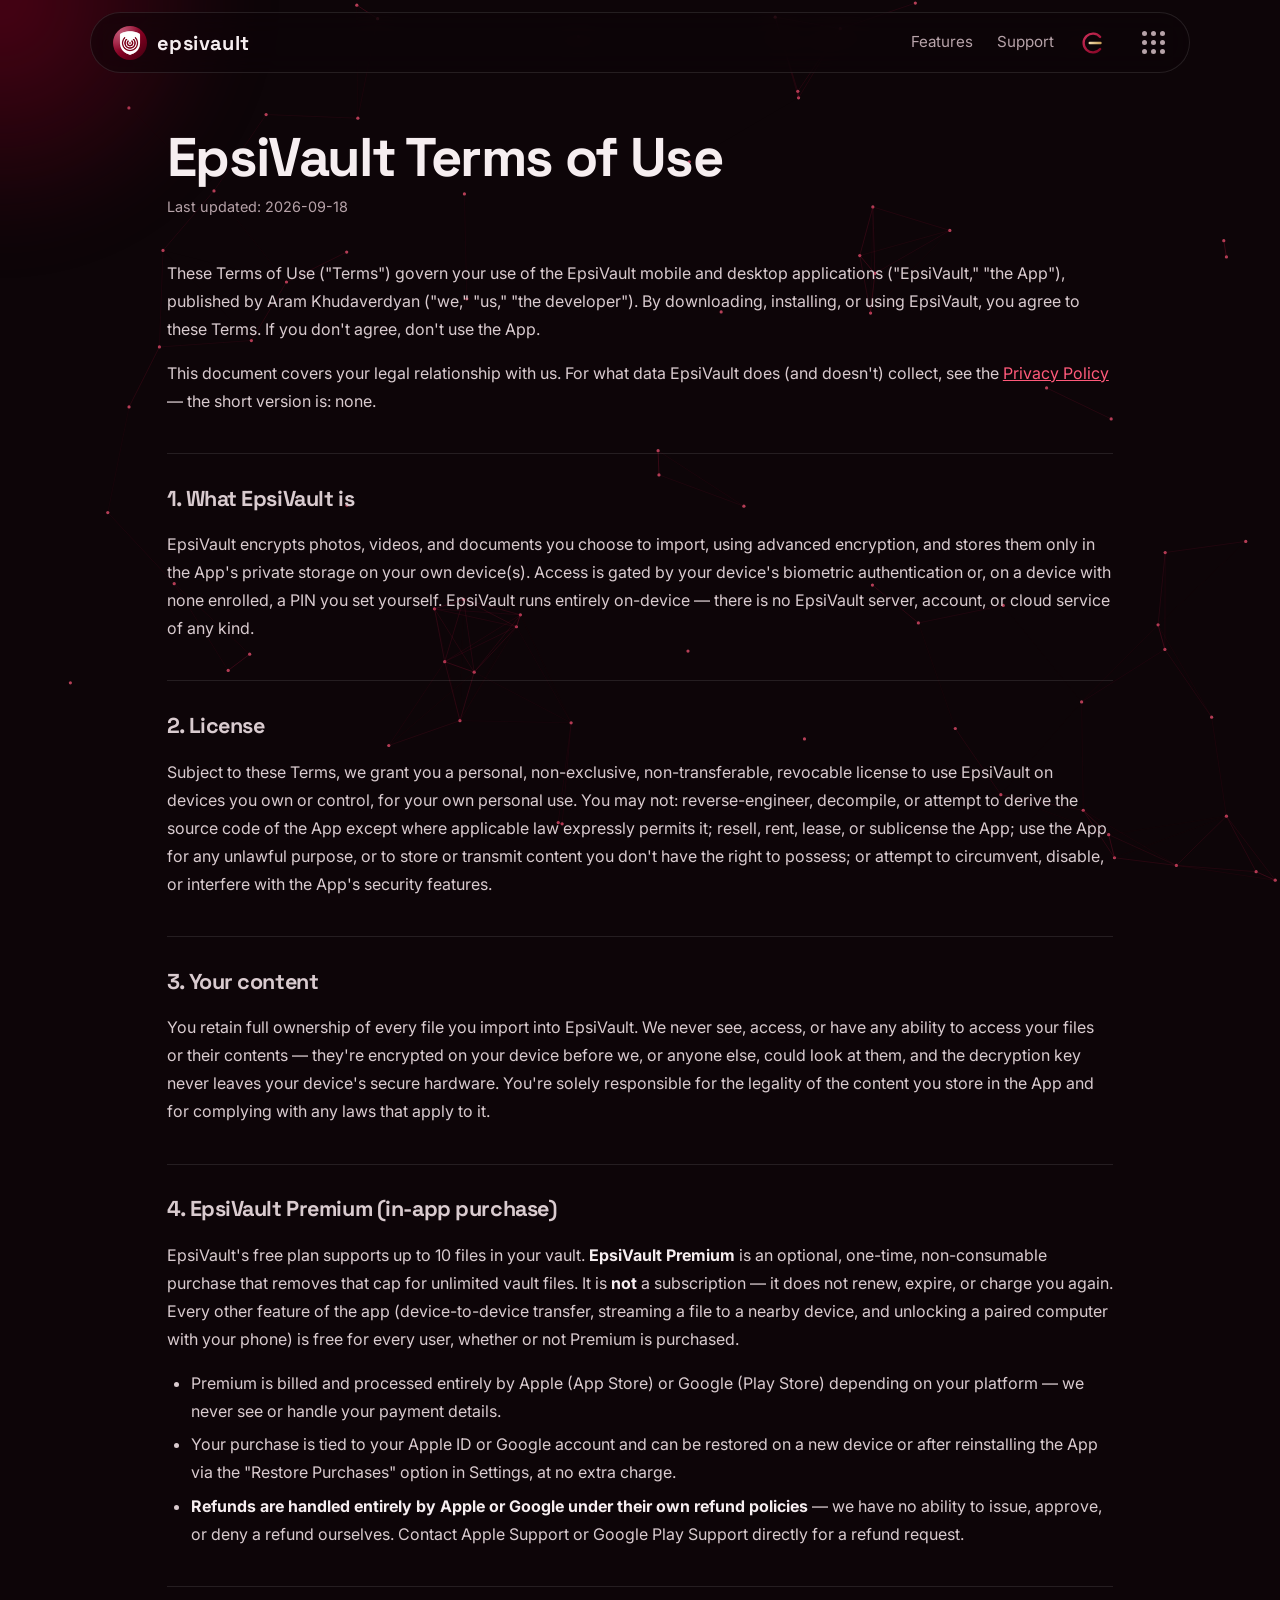
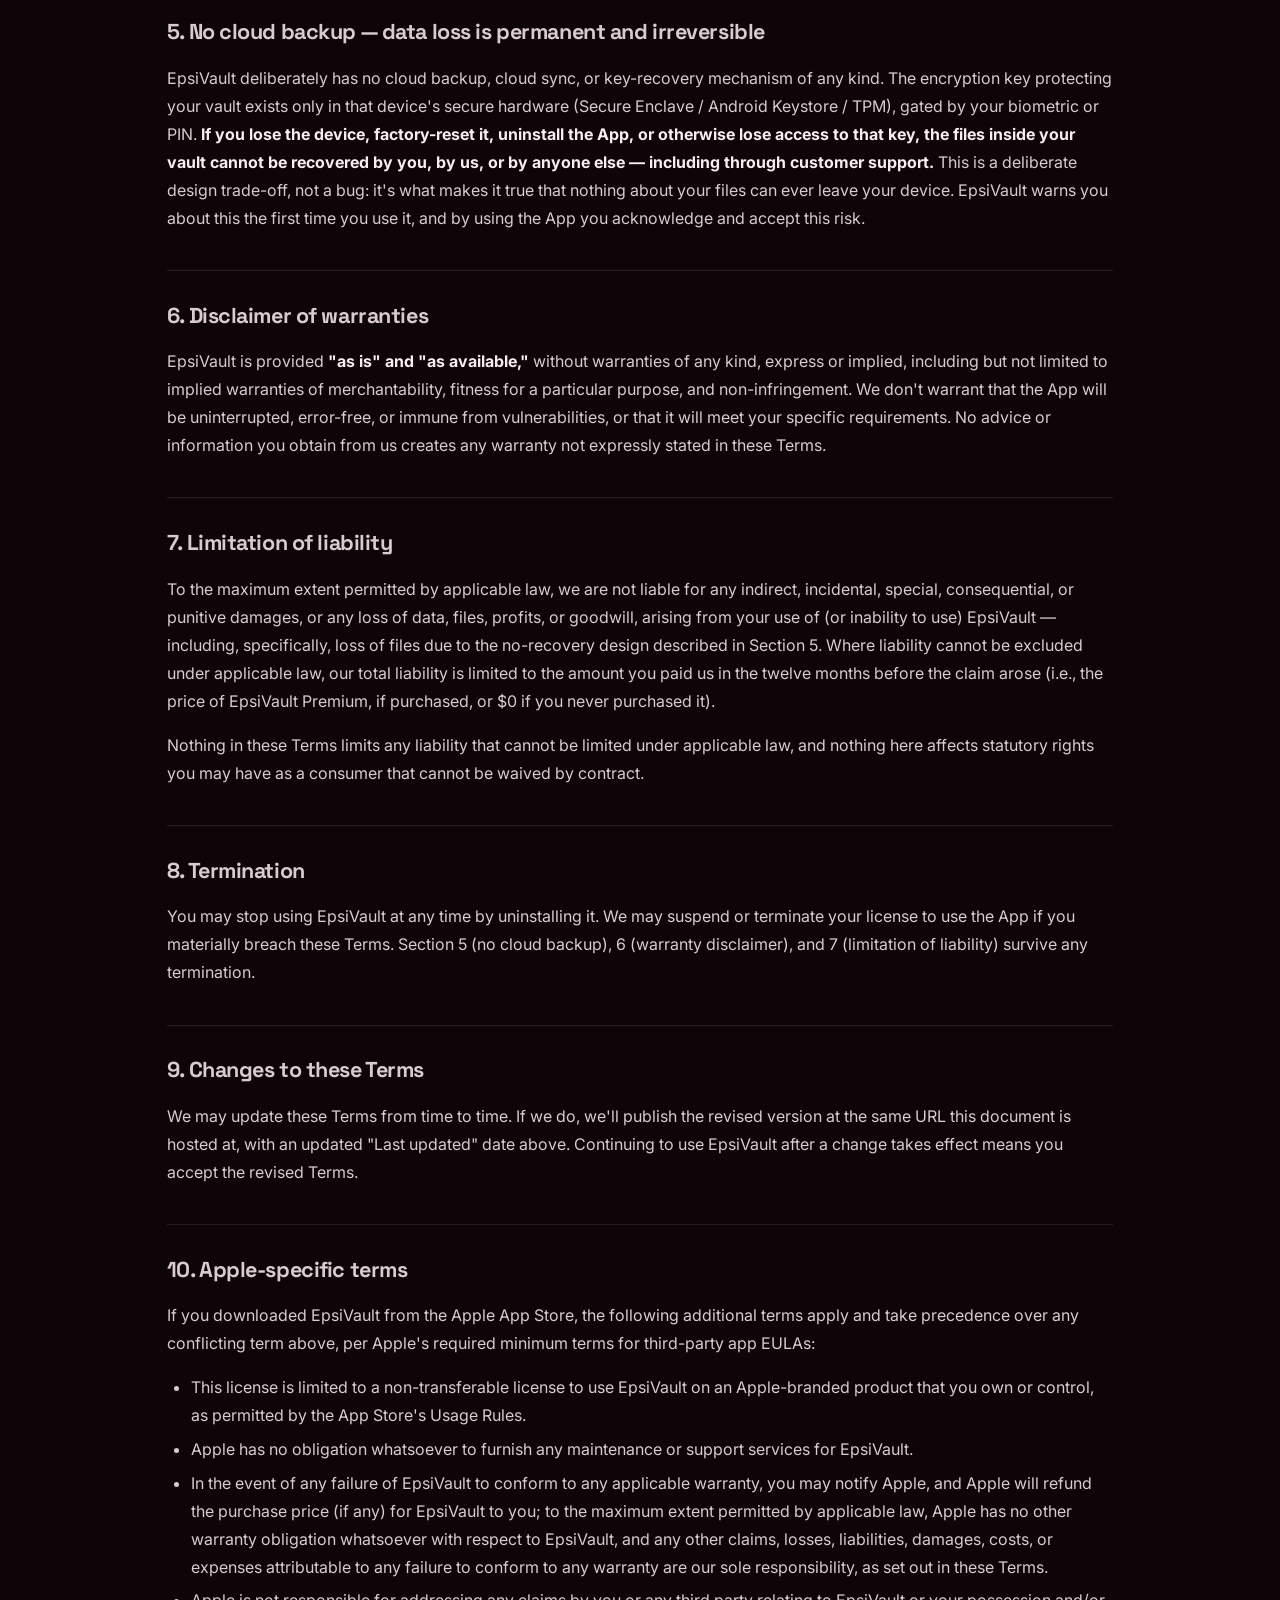
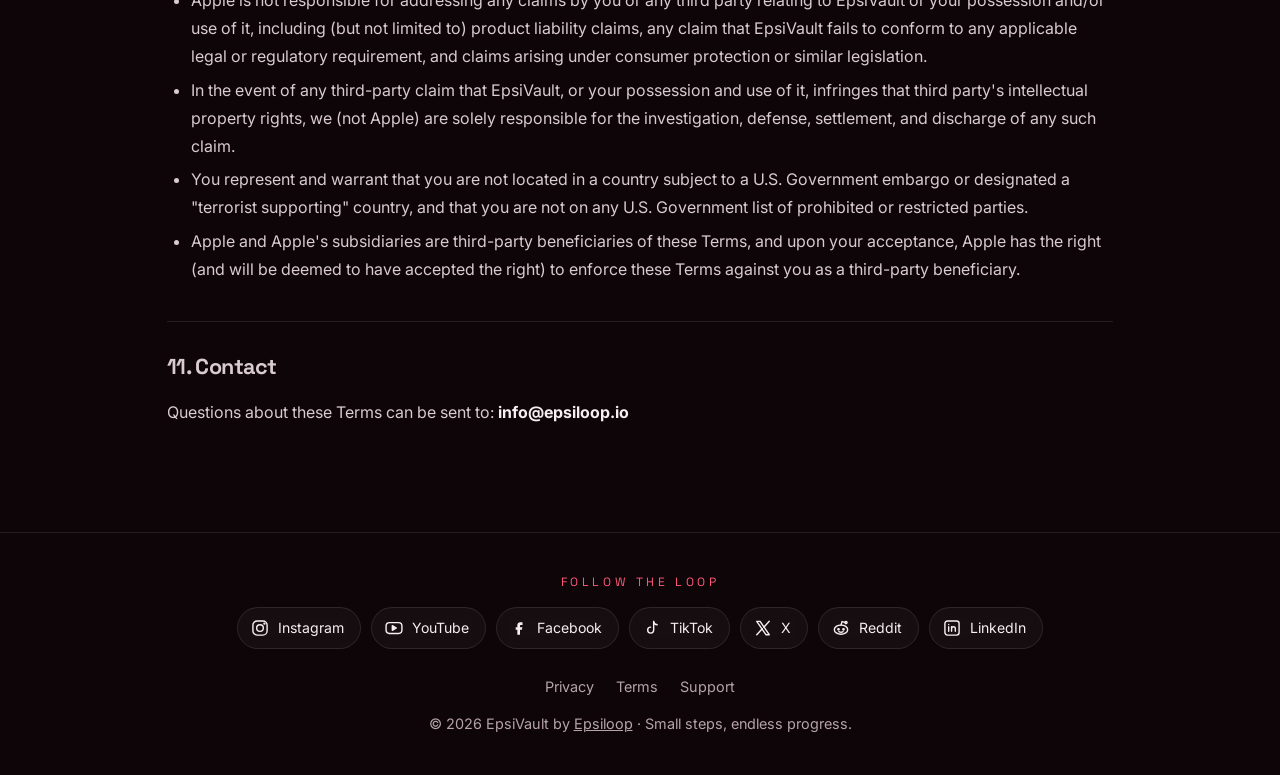
<file: terms.html>
<!doctype html>
<html lang="en">
<head>
  <!-- Google Tag Manager -->
  <script>(function(w,d,s,l,i){w[l]=w[l]||[];w[l].push({"gtm.start":new Date().getTime(),event:"gtm.js"});var f=d.getElementsByTagName(s)[0],j=d.createElement(s),dl=l!="dataLayer"?"&l="+l:"";j.async=true;j.src="https://www.googletagmanager.com/gtm.js?id="+i+dl;f.parentNode.insertBefore(j,f);})(window,document,"script","dataLayer","GTM-TGGK56BC");</script>
  <!-- End Google Tag Manager -->
<meta charset="utf-8">
<meta name="viewport" content="width=device-width,initial-scale=1">
<title>Terms of Use — EpsiVault</title>
<meta name="description" content="The terms governing your use of EpsiVault.">
<meta name="theme-color" content="#800020">
<link rel="canonical" href="https://epsivault.epsiloop.io/terms.html">
<meta name="robots" content="index,follow,max-image-preview:large">
<meta property="og:type" content="website">
<meta property="og:site_name" content="EpsiVault">
<meta property="og:title" content="Terms of Use — EpsiVault">
<meta property="og:description" content="The terms governing your use of EpsiVault.">
<meta property="og:url" content="https://epsivault.epsiloop.io/terms.html">
<meta property="og:image" content="https://epsivault.epsiloop.io/og-image.png">
<meta property="og:image:width" content="1200">
<meta property="og:image:height" content="630">
<meta property="og:locale" content="en_US">
<meta name="twitter:card" content="summary_large_image">
<meta name="twitter:title" content="Terms of Use — EpsiVault">
<meta name="twitter:description" content="The terms governing your use of EpsiVault.">
<meta name="twitter:image" content="https://epsivault.epsiloop.io/og-image.png">
<link rel="manifest" href="site.webmanifest">
<meta property="og:image:alt" content="EpsiVault — Terms of Use">
<meta name="twitter:image:alt" content="EpsiVault — Terms of Use">
<script type="application/ld+json">{"@context": "https://schema.org", "@type": "BreadcrumbList", "itemListElement": [{"@type": "ListItem", "position": 1, "name": "EpsiVault", "item": "https://epsivault.epsiloop.io/"}, {"@type": "ListItem", "position": 2, "name": "EpsiVault Terms of Use", "item": "https://epsivault.epsiloop.io/terms.html"}]}</script>
<link rel="icon" href="png/epsivault-64.png" type="image/png">
<link rel="apple-touch-icon" href="png/epsivault-180.png">
<link rel="preconnect" href="https://fonts.googleapis.com">
<link rel="preconnect" href="https://fonts.gstatic.com" crossorigin>
<link href="https://fonts.googleapis.com/css2?family=Space+Grotesk:wght@400;500;700&family=Inter:wght@400;500&display=swap" rel="stylesheet">
<link rel="stylesheet" href="style.css">
</head>
<body>
<!-- Google Tag Manager (noscript) -->
<noscript><iframe src="https://www.googletagmanager.com/ns.html?id=GTM-TGGK56BC" height="0" width="0" style="display:none;visibility:hidden"></iframe></noscript>
<!-- End Google Tag Manager (noscript) -->
<canvas id="bg" aria-hidden="true"></canvas>
<div class="glow" aria-hidden="true"></div>

<header class="nav">
  <a class="brand" href="/"><img class="brand-ico" src="png/epsivault-64.png" alt="" width="34" height="34"><span>epsivault</span></a>
  <nav>
    <a href="/#features">Features</a><a href="support.html">Support</a>
    <a href="https://epsiloop.io" class="nav-logo" aria-label="Epsiloop"><img src="logo.svg" alt="Epsiloop" width="30" height="30"></a>
    <div class="apps">
      <button class="apps-btn" aria-label="Our projects" aria-haspopup="true" aria-expanded="false"><i></i><i></i><i></i><i></i><i></i><i></i><i></i><i></i><i></i></button>
      <div class="apps-menu" role="menu">
        <a href="https://motiveaction.epsiloop.io" role="menuitem"><img src="apps/motiveaction.png" alt="" width="56" height="56">Motiveaction</a>
        <a href="https://epsivault.epsiloop.io" role="menuitem"><img src="apps/epsivault.png" alt="" width="56" height="56">EpsiVault</a>
        <a href="https://fraym.epsiloop.io" role="menuitem"><img src="apps/fraym.png" alt="" width="56" height="56">Fraym</a>
      </div>
    </div>
  </nav>
</header>

<main class="legal">
  <h1 class="reveal">EpsiVault Terms of Use</h1>
  <p class="meta reveal">Last updated: 2026-09-18</p>
  <div class="body">
<p>These Terms of Use ("Terms") govern your use of the EpsiVault mobile and desktop applications ("EpsiVault," "the App"), published by Aram Khudaverdyan ("we," "us," "the developer"). By downloading, installing, or using EpsiVault, you agree to these Terms. If you don't agree, don't use the App.</p>
<p>This document covers your legal relationship with us. For what data EpsiVault does (and doesn't) collect, see the <a href="privacy.html">Privacy Policy</a> — the short version is: none.</p>
<h2>1. What EpsiVault is</h2>
<p>EpsiVault encrypts photos, videos, and documents you choose to import, using advanced encryption, and stores them only in the App's private storage on your own device(s). Access is gated by your device's biometric authentication or, on a device with none enrolled, a PIN you set yourself. EpsiVault runs entirely on-device — there is no EpsiVault server, account, or cloud service of any kind.</p>
<h2>2. License</h2>
<p>Subject to these Terms, we grant you a personal, non-exclusive, non-transferable, revocable license to use EpsiVault on devices you own or control, for your own personal use. You may not: reverse-engineer, decompile, or attempt to derive the source code of the App except where applicable law expressly permits it; resell, rent, lease, or sublicense the App; use the App for any unlawful purpose, or to store or transmit content you don't have the right to possess; or attempt to circumvent, disable, or interfere with the App's security features.</p>
<h2>3. Your content</h2>
<p>You retain full ownership of every file you import into EpsiVault. We never see, access, or have any ability to access your files or their contents — they're encrypted on your device before we, or anyone else, could look at them, and the decryption key never leaves your device's secure hardware. You're solely responsible for the legality of the content you store in the App and for complying with any laws that apply to it.</p>
<h2>4. EpsiVault Premium (in-app purchase)</h2>
<p>EpsiVault's free plan supports up to 10 files in your vault. <strong>EpsiVault Premium</strong> is an optional, one-time, non-consumable purchase that removes that cap for unlimited vault files. It is <strong>not</strong> a subscription — it does not renew, expire, or charge you again. Every other feature of the app (device-to-device transfer, streaming a file to a nearby device, and unlocking a paired computer with your phone) is free for every user, whether or not Premium is purchased.</p>
<ul><li>Premium is billed and processed entirely by Apple (App Store) or Google (Play Store) depending on your platform — we never see or handle your payment details.</li><li>Your purchase is tied to your Apple ID or Google account and can be restored on a new device or after reinstalling the App via the "Restore Purchases" option in Settings, at no extra charge.</li><li><strong>Refunds are handled entirely by Apple or Google under their own refund policies</strong> — we have no ability to issue, approve, or deny a refund ourselves. Contact Apple Support or Google Play Support directly for a refund request.</li></ul>
<h2>5. No cloud backup — data loss is permanent and irreversible</h2>
<p>EpsiVault deliberately has no cloud backup, cloud sync, or key-recovery mechanism of any kind. The encryption key protecting your vault exists only in that device's secure hardware (Secure Enclave / Android Keystore / TPM), gated by your biometric or PIN. <strong>If you lose the device, factory-reset it, uninstall the App, or otherwise lose access to that key, the files inside your vault cannot be recovered by you, by us, or by anyone else — including through customer support.</strong> This is a deliberate design trade-off, not a bug: it's what makes it true that nothing about your files can ever leave your device. EpsiVault warns you about this the first time you use it, and by using the App you acknowledge and accept this risk.</p>
<h2>6. Disclaimer of warranties</h2>
<p>EpsiVault is provided <strong>"as is" and "as available,"</strong> without warranties of any kind, express or implied, including but not limited to implied warranties of merchantability, fitness for a particular purpose, and non-infringement. We don't warrant that the App will be uninterrupted, error-free, or immune from vulnerabilities, or that it will meet your specific requirements. No advice or information you obtain from us creates any warranty not expressly stated in these Terms.</p>
<h2>7. Limitation of liability</h2>
<p>To the maximum extent permitted by applicable law, we are not liable for any indirect, incidental, special, consequential, or punitive damages, or any loss of data, files, profits, or goodwill, arising from your use of (or inability to use) EpsiVault — including, specifically, loss of files due to the no-recovery design described in Section 5. Where liability cannot be excluded under applicable law, our total liability is limited to the amount you paid us in the twelve months before the claim arose (i.e., the price of EpsiVault Premium, if purchased, or $0 if you never purchased it).</p>
<p>Nothing in these Terms limits any liability that cannot be limited under applicable law, and nothing here affects statutory rights you may have as a consumer that cannot be waived by contract.</p>
<h2>8. Termination</h2>
<p>You may stop using EpsiVault at any time by uninstalling it. We may suspend or terminate your license to use the App if you materially breach these Terms. Section 5 (no cloud backup), 6 (warranty disclaimer), and 7 (limitation of liability) survive any termination.</p>
<h2>9. Changes to these Terms</h2>
<p>We may update these Terms from time to time. If we do, we'll publish the revised version at the same URL this document is hosted at, with an updated "Last updated" date above. Continuing to use EpsiVault after a change takes effect means you accept the revised Terms.</p>
<h2>10. Apple-specific terms</h2>
<p>If you downloaded EpsiVault from the Apple App Store, the following additional terms apply and take precedence over any conflicting term above, per Apple's required minimum terms for third-party app EULAs:</p>
<ul><li>This license is limited to a non-transferable license to use EpsiVault on an Apple-branded product that you own or control, as permitted by the App Store's Usage Rules.</li><li>Apple has no obligation whatsoever to furnish any maintenance or support services for EpsiVault.</li><li>In the event of any failure of EpsiVault to conform to any applicable warranty, you may notify Apple, and Apple will refund the purchase price (if any) for EpsiVault to you; to the maximum extent permitted by applicable law, Apple has no other warranty obligation whatsoever with respect to EpsiVault, and any other claims, losses, liabilities, damages, costs, or expenses attributable to any failure to conform to any warranty are our sole responsibility, as set out in these Terms.</li><li>Apple is not responsible for addressing any claims by you or any third party relating to EpsiVault or your possession and/or use of it, including (but not limited to) product liability claims, any claim that EpsiVault fails to conform to any applicable legal or regulatory requirement, and claims arising under consumer protection or similar legislation.</li><li>In the event of any third-party claim that EpsiVault, or your possession and use of it, infringes that third party's intellectual property rights, we (not Apple) are solely responsible for the investigation, defense, settlement, and discharge of any such claim.</li><li>You represent and warrant that you are not located in a country subject to a U.S. Government embargo or designated a "terrorist supporting" country, and that you are not on any U.S. Government list of prohibited or restricted parties.</li><li>Apple and Apple's subsidiaries are third-party beneficiaries of these Terms, and upon your acceptance, Apple has the right (and will be deemed to have accepted the right) to enforce these Terms against you as a third-party beneficiary.</li></ul>
<h2>11. Contact</h2>
<p>Questions about these Terms can be sent to: <strong>info@epsiloop.io</strong></p>
  </div>
</main>

<footer>
  <div class="social-wrap"><p class="social-title">Follow the loop</p><div class="social"><a href="https://www.instagram.com/epsiloop.io" target="_blank" rel="noopener noreferrer" style="--c:#e1306c" aria-label="Epsiloop on Instagram"><svg viewBox="0 0 24 24" fill="none" stroke="currentColor" stroke-width="1.7" stroke-linecap="round" stroke-linejoin="round" aria-hidden="true"><rect x="3.5" y="3.5" width="17" height="17" rx="5"/><circle cx="12" cy="12" r="4"/><circle cx="17.3" cy="6.7" r=".6" fill="currentColor"/></svg><span>Instagram</span></a><a href="https://www.youtube.com/@epsiloop" target="_blank" rel="noopener noreferrer" style="--c:#ff2d2d" aria-label="Epsiloop on YouTube"><svg viewBox="0 0 24 24" fill="none" stroke="currentColor" stroke-width="1.7" stroke-linecap="round" stroke-linejoin="round" aria-hidden="true"><rect x="2.5" y="5.5" width="19" height="13" rx="4"/><path d="M10 9.2v5.6l4.8-2.8z" fill="currentColor"/></svg><span>YouTube</span></a><a href="https://www.facebook.com/profile.php?id=61596055442899" target="_blank" rel="noopener noreferrer" style="--c:#4c8dff" aria-label="Epsiloop on Facebook"><svg viewBox="0 0 24 24" fill="none" stroke="currentColor" stroke-width="1.7" stroke-linecap="round" stroke-linejoin="round" aria-hidden="true"><path d="M14 8.5h2.2V5h-2.7C11 5 10 6.6 10 8.6V11H8v3.2h2V20h3.2v-5.8h2.3l.5-3.2h-2.8V9.2c0-.5.3-.7.8-.7z" fill="currentColor" stroke="none"/></svg><span>Facebook</span></a><a href="https://www.tiktok.com/@epsiloop" target="_blank" rel="noopener noreferrer" style="--c:#25f4ee" aria-label="Epsiloop on TikTok"><svg viewBox="0 0 24 24" fill="none" stroke="currentColor" stroke-width="1.7" stroke-linecap="round" stroke-linejoin="round" aria-hidden="true"><path d="M14 4v10.5a3.6 3.6 0 1 1-3.6-3.6M14 4c.3 2.3 1.9 3.9 4.2 4.1"/></svg><span>TikTok</span></a><a href="https://x.com/epsiloopio" target="_blank" rel="noopener noreferrer" style="--c:#ffffff" aria-label="Epsiloop on X"><svg viewBox="0 0 24 24" fill="none" stroke="currentColor" stroke-width="1.7" stroke-linecap="round" stroke-linejoin="round" aria-hidden="true"><path d="M4.5 4h4l11 16h-4z"/><path d="M4.5 20l6.6-7M13 11l6.5-7"/></svg><span>X</span></a><a href="https://www.reddit.com/r/epsiloop/" target="_blank" rel="noopener noreferrer" style="--c:#ff6a2b" aria-label="Epsiloop on Reddit"><svg viewBox="0 0 24 24" fill="none" stroke="currentColor" stroke-width="1.7" stroke-linecap="round" stroke-linejoin="round" aria-hidden="true"><ellipse cx="12" cy="14" rx="8" ry="5.5"/><circle cx="9" cy="13.5" r=".8" fill="currentColor"/><circle cx="15" cy="13.5" r=".8" fill="currentColor"/><path d="M9.5 16.3c1.5 1 3.5 1 5 0M12 8.5l1.2-4.2 3.6.9"/><circle cx="18" cy="5.5" r="1.3"/></svg><span>Reddit</span></a><a href="https://www.linkedin.com/company/epsiloop-io" target="_blank" rel="noopener noreferrer" style="--c:#0a66c2" aria-label="Epsiloop on LinkedIn"><svg viewBox="0 0 24 24" fill="none" stroke="currentColor" stroke-width="1.7" stroke-linecap="round" stroke-linejoin="round" aria-hidden="true"><rect x="3.5" y="3.5" width="17" height="17" rx="3"/><path d="M8 10.5V16M8 7.8v.1M11.5 16v-5.5M11.5 13c0-1.6 1-2.6 2.4-2.6s2.1 1 2.1 2.5V16"/></svg><span>LinkedIn</span></a></div></div>
    <div class="links"><a href="privacy.html">Privacy</a><a href="terms.html">Terms</a><a href="support.html">Support</a></div>
  © <span id="y"></span> EpsiVault by <a href="https://epsiloop.io" style="color:inherit">Epsiloop</a> · Small steps, endless progress.
</footer>
<script src="script.js"></script>
</body>
</html>
</file>
<file: style.css>
:root{--bg:#0d0508;--burg:#800020;--burg-2:#a3153a;--pink:#ff5a7a;--text:#f6eef0;--mute:#b7a3a9;--card:rgba(255,255,255,.04);--line:rgba(255,255,255,.1)}
*{box-sizing:border-box;margin:0}
html{scroll-behavior:smooth}
body{background:var(--bg);color:var(--text);font:400 17px/1.6 Inter,system-ui,sans-serif;overflow-x:hidden}
#bg{position:fixed;inset:0;z-index:-2;width:100%;height:100%}
.glow{position:fixed;width:520px;height:520px;border-radius:50%;pointer-events:none;z-index:-1;left:0;top:0;
  background:radial-gradient(circle,rgba(128,0,32,.55),transparent 65%);transform:translate(-50%,-50%);filter:blur(30px)}
h1,h2,h3,.brand{font-family:"Space Grotesk",sans-serif}
.nav{position:fixed;top:12px;left:0;right:0;margin:0 auto;width:min(1100px,calc(100% - 24px));z-index:10;display:flex;justify-content:space-between;align-items:center;padding:8px 14px 8px 22px;
  backdrop-filter:blur(14px);background:rgba(13,5,8,.55);border:1px solid var(--line);border-radius:999px}
.brand{display:flex;align-items:center;gap:10px;color:var(--text);text-decoration:none;font-weight:700;font-size:1.25rem;letter-spacing:.02em}
.nav nav{display:flex;align-items:center;gap:24px}
.nav nav a{color:var(--mute);text-decoration:none;font-size:.95rem;transition:color .2s}
.nav nav a:hover{color:var(--text)}
.btn{display:inline-block;padding:14px 28px;border-radius:999px;background:linear-gradient(135deg,var(--burg-2),var(--burg));color:#fff!important;
  text-decoration:none;font-weight:500;box-shadow:0 8px 30px rgba(128,0,32,.45);transition:transform .2s,box-shadow .2s}
.btn:hover{transform:translateY(-2px);box-shadow:0 12px 40px rgba(163,21,58,.65)}
.btn.small{padding:8px 18px}
.btn.ghost{background:transparent;border:1px solid var(--line);box-shadow:none}
.btn.ghost:hover{border-color:var(--pink)}
.hero{min-height:100vh;display:flex;flex-direction:column;justify-content:center;padding:120px 6vw 60px;max-width:1100px;margin:auto}
.eyebrow{color:var(--pink);letter-spacing:.3em;text-transform:uppercase;font-size:.8rem;margin-bottom:20px}
h1{font-size:clamp(2.8rem,8vw,6.5rem);line-height:1.02;font-weight:700;letter-spacing:-.03em}
.grad{background:linear-gradient(100deg,var(--pink),var(--burg-2) 50%,#ffb3c1);background-size:200% auto;-webkit-background-clip:text;background-clip:text;color:transparent;animation:shine 6s linear infinite}
@keyframes shine{to{background-position:200% center}}
.lead{max-width:560px;color:var(--mute);margin:28px 0 36px;font-size:1.2rem}
.cta{display:flex;gap:14px;flex-wrap:wrap}
.cta-groups{display:flex;flex-direction:column;gap:28px}
.cta-label{color:var(--mute);letter-spacing:.2em;text-transform:uppercase;font-size:.75rem;margin-bottom:12px}
.center .cta-groups,.center .cta-group{align-items:center}
.center .cta{justify-content:center}
.dl-note{color:var(--mute);font-size:.85rem;margin-top:16px}
.scroll{position:absolute;bottom:28px;left:50%;width:22px;height:36px;border:2px solid var(--line);border-radius:12px}
.scroll::after{content:"";position:absolute;left:50%;top:6px;width:3px;height:7px;margin-left:-1.5px;background:var(--pink);border-radius:2px;animation:wheel 1.6s infinite}
@keyframes wheel{to{transform:translateY(12px);opacity:0}}
.section{max-width:1100px;margin:auto;padding:110px 6vw}
.section.center{text-align:center}
h2{font-size:clamp(1.8rem,4vw,3rem);letter-spacing:-.02em;margin-bottom:40px}
.cards{display:grid;grid-template-columns:repeat(auto-fit,minmax(280px,1fr));gap:24px}
.card{position:relative;display:block;padding:34px;border-radius:24px;border:1px solid var(--line);background:var(--card);backdrop-filter:blur(10px);
  color:var(--text);text-decoration:none;transition:border-color .3s,transform .15s ease-out;transform-style:preserve-3d;overflow:hidden}
.card::before{content:"";position:absolute;inset:0;background:radial-gradient(300px circle at var(--mx,50%) var(--my,0%),rgba(255,90,122,.18),transparent 70%);opacity:0;transition:opacity .3s}
.card:hover{border-color:var(--burg-2)}.card:hover::before{opacity:1}
.tag{font-size:.75rem;color:var(--pink);letter-spacing:.08em}
.card h3{font-size:1.9rem;margin:10px 0}
.card p{color:var(--mute)}
.arrow{display:inline-block;margin-top:22px;color:var(--pink)}
.about{font-size:1.35rem;max-width:760px;color:var(--mute)}
.about em{color:var(--text);font-style:normal;border-bottom:2px solid var(--burg-2)}
.stats{display:grid;grid-template-columns:repeat(auto-fit,minmax(200px,1fr));gap:24px;margin-top:60px}
.stats b{display:block;font:700 3.2rem "Space Grotesk",sans-serif;color:var(--pink)}
.stats small{color:var(--mute)}
footer{text-align:center;color:var(--mute);padding:40px 20px;border-top:1px solid var(--line);font-size:.9rem}
.reveal{opacity:0;transform:translateY(30px);transition:opacity .8s,transform .8s}
.reveal.in{opacity:1;transform:none}
@media(max-width:600px){.nav nav>a:not(.btn){display:none}.scroll{display:none}}
@media(prefers-reduced-motion:reduce){*{animation:none!important;transition:none!important}.reveal{opacity:1;transform:none}}

/* --- product sub-site additions --- */
.nav nav a.active{color:var(--text)}
.hero.compact{min-height:78vh}
.hero h1.product{font-size:clamp(2.6rem,7vw,5.2rem)}
.feat{display:block;cursor:default}
.feat .ico{display:grid;place-items:center;width:56px;height:56px;border-radius:16px;margin-bottom:16px;background:linear-gradient(135deg,rgba(255,90,122,.16),rgba(128,0,32,.28));border:1px solid rgba(255,90,122,.28);box-shadow:0 8px 24px rgba(128,0,32,.35),inset 0 1px 0 rgba(255,255,255,.1);transition:transform .25s}
.feat .ico svg{width:30px;height:30px}
.feat:hover .ico{transform:translateY(-3px) scale(1.06)}
.feat h3{font-size:1.25rem;margin:0 0 8px}
.feat p{color:var(--mute);font-size:.98rem}
.legal{max-width:1100px;margin:auto;padding:130px 6vw 90px}
.legal h1{font-size:clamp(2.2rem,5vw,3.4rem);margin-bottom:10px}
.legal .meta{color:var(--mute);font-size:.9rem;margin-bottom:40px}
.legal .body{color:#d9cbcf;font-size:1rem;line-height:1.75}
.legal .body p{margin-bottom:1rem}
.legal .body h2{font-size:1.35rem;margin:2.4rem 0 .8rem;padding-top:1.6rem;border-top:1px solid var(--line)}
.legal .body h3{font-size:1.08rem;font-family:"Space Grotesk",sans-serif;margin:1.5rem 0 .5rem;color:var(--text)}
.legal .body ul,.legal .body ol{padding-left:1.5rem;margin-bottom:1rem}
.legal .body li{margin-bottom:.35rem}
.legal .body a{color:var(--pink)}
.legal .body strong{color:var(--text)}
.legal .body code{background:var(--card);border:1px solid var(--line);border-radius:6px;padding:1px 6px;font-size:.9em}
.legal .body address{font-style:normal;background:var(--card);border:1px solid var(--line);border-radius:14px;padding:1rem 1.25rem;margin-bottom:1rem;line-height:1.9}
.legal .body table{width:100%;border-collapse:collapse;margin-bottom:1.25rem;font-size:.9rem;display:block;overflow-x:auto}
.legal .body th{text-align:left;background:rgba(255,255,255,.06);padding:.6rem .85rem;border:1px solid var(--line)}
.legal .body td{padding:.6rem .85rem;border:1px solid var(--line);vertical-align:top}
.del-form{margin:2rem 0;padding:1.5rem;border:1px solid var(--line);border-radius:20px;background:var(--card)}
.del-form label{display:block;font-size:.8rem;color:var(--mute);margin-bottom:6px}
.del-form input{width:100%;margin-bottom:16px;padding:12px 14px;border-radius:12px;border:1px solid var(--line);background:rgba(255,255,255,.05);color:var(--text);font:inherit}
.del-form input:focus{outline:none;border-color:var(--pink)}
.del-form button{border:0;cursor:pointer;padding:12px 24px;border-radius:999px;background:#c62839;color:#fff;font:500 1rem Inter,sans-serif}
.del-form button:hover{background:#e0303f}
footer .links{display:flex;gap:22px;justify-content:center;flex-wrap:wrap;margin-bottom:14px}
footer .links a{color:var(--mute);text-decoration:none}
footer .links a:hover{color:var(--pink)}

/* --- EpsiVault app icon --- */
.brand-ico{border-radius:50%}
.hero-ico{width:88px;height:88px;border-radius:50%;margin-bottom:22px;box-shadow:0 10px 40px rgba(124,58,237,.45)}

/* --- apps menu + product icons --- */
.apps{position:relative}
.apps-btn{display:grid;grid-template-columns:repeat(3,5px);gap:4px;padding:10px;border-radius:50%;border:0;background:transparent;cursor:pointer;transition:background .2s}
.apps-btn:hover,.apps-btn[aria-expanded=true]{background:rgba(255,255,255,.08)}
.apps-btn i{width:5px;height:5px;border-radius:50%;background:var(--mute)}
.apps-menu{position:absolute;right:0;top:calc(100% + 14px);width:280px;padding:16px;border-radius:20px;border:1px solid var(--line);
  background:rgba(20,8,12,.96);backdrop-filter:blur(14px);box-shadow:0 20px 60px rgba(0,0,0,.6);
  display:none;grid-template-columns:repeat(2,1fr);gap:6px}
.apps-menu.open{display:grid}
.apps-menu a{display:flex;flex-direction:column;align-items:center;gap:8px;padding:14px 8px;border-radius:14px;color:var(--text)!important;text-decoration:none;font-size:.9rem;transition:background .2s}
.apps-menu a:hover{background:rgba(255,255,255,.07)}
.apps-menu img,.card .app-ico{width:56px;height:56px;border-radius:50%;display:block}
.nav-logo{display:flex;align-items:center}.nav-logo img{display:block}
@media(max-width:600px){
  .nav{padding:6px 10px 6px 16px;top:8px;width:calc(100% - 16px)}
  .nav nav{gap:10px}
  .nav nav>a.nav-logo{display:flex}
  .apps{position:static}
  .apps-menu{position:absolute;left:0;right:0;width:auto;top:calc(100% + 8px)}
}

.feat h3 .soon{display:inline-block;margin-left:8px;padding:2px 10px;border-radius:999px;font:600 .68rem Inter,sans-serif;font-style:normal;letter-spacing:.08em;text-transform:uppercase;vertical-align:middle;color:var(--pink);border:1px solid rgba(255,90,122,.4);background:rgba(255,90,122,.1)}
.feat.small p{font-size:.88rem}

.store{display:inline-flex;align-items:center;gap:12px;padding:10px 22px 10px 18px;border-radius:14px;color:#fff!important;text-decoration:none;
  background:linear-gradient(160deg,rgba(255,255,255,.1),rgba(255,255,255,.03)),#150a0e;border:1px solid rgba(255,255,255,.16);
  box-shadow:0 8px 24px rgba(0,0,0,.4),inset 0 1px 0 rgba(255,255,255,.12);backdrop-filter:blur(10px);transition:transform .2s,border-color .2s,box-shadow .2s}
.store:hover{transform:translateY(-2px);border-color:var(--pink);box-shadow:0 12px 32px rgba(163,21,58,.5),inset 0 1px 0 rgba(255,255,255,.18)}
.store svg{width:28px;height:28px;flex:none}
.store span{display:flex;flex-direction:column;text-align:left;line-height:1.1}
.store small{font-size:.68rem;opacity:.7;letter-spacing:.02em}
.store b{font-size:1.1rem;font-weight:600}


/* --- download buttons: fixed-size button; version list drops down as an overlay (no layout shift) --- */
.cta{align-items:flex-start}
.dl{position:relative;width:230px;color:#fff;cursor:pointer;outline:none;z-index:1}
.dl:hover,.dl:focus-within,.dl.open{z-index:20}
.dl-head{position:relative;display:flex;align-items:center;gap:12px;padding:12px 16px 12px 18px;border-radius:16px;
  background:linear-gradient(160deg,rgba(255,255,255,.1),rgba(255,255,255,.03)),#150a0e;border:1px solid rgba(255,255,255,.16);
  box-shadow:0 8px 24px rgba(0,0,0,.4),inset 0 1px 0 rgba(255,255,255,.12);backdrop-filter:blur(10px);
  transition:border-color .3s,box-shadow .4s,border-radius .3s .1s}
.dl:hover .dl-head,.dl:focus-within .dl-head,.dl.open .dl-head{border-color:var(--pink);border-radius:16px 16px 0 0;transition-delay:0s;
  box-shadow:0 12px 30px rgba(163,21,58,.45),inset 0 1px 0 rgba(255,255,255,.18)}
.dl-head>svg{width:28px;height:28px;flex:none;transition:transform .4s cubic-bezier(.2,.8,.2,1)}
.dl-head>span{display:flex;flex-direction:column;line-height:1.1;flex:1}
.dl-head small{font-size:.68rem;opacity:.7}
.dl-head b{font-size:1.1rem;font-weight:600}
.chev{width:8px;height:8px;border-right:2px solid var(--mute);border-bottom:2px solid var(--mute);transform:translateY(-2px) rotate(45deg);transition:transform .4s cubic-bezier(.2,.8,.2,1),border-color .3s}
.dl:hover .chev,.dl:focus-within .chev,.dl.open .chev{transform:translateY(2px) rotate(225deg);border-color:var(--pink)}
.dl:hover .dl-head>svg,.dl:focus-within .dl-head>svg,.dl.open .dl-head>svg{transform:translateY(-2px) scale(1.1)}
.dl-opts{position:absolute;left:0;right:0;top:100%;display:grid;grid-template-rows:0fr;pointer-events:none;
  background:#150a0e;border-radius:0 0 16px 16px;box-shadow:0 24px 50px rgba(0,0,0,.6);transition:grid-template-rows .45s cubic-bezier(.2,.8,.2,1)}
.dl:hover .dl-opts,.dl:focus-within .dl-opts,.dl.open .dl-opts{grid-template-rows:1fr;pointer-events:auto}
.dl-opts>div{min-height:0;overflow:hidden;padding:0 10px;display:flex;flex-direction:column;gap:6px;border:1px solid transparent;border-top:0;border-radius:0 0 16px 16px;
  transition:padding .45s,border-color .3s}
.dl:hover .dl-opts>div,.dl:focus-within .dl-opts>div,.dl.open .dl-opts>div{padding:10px 10px 12px;border-color:var(--pink)}
.dl-opts a{display:flex;align-items:center;gap:10px;padding:10px 12px;border-radius:12px;color:var(--text)!important;text-decoration:none;
  background:rgba(255,255,255,.05);opacity:0;transform:translateY(-8px);transition:opacity .35s,transform .35s,background .2s}
.dl:hover .dl-opts a,.dl:focus-within .dl-opts a,.dl.open .dl-opts a{opacity:1;transform:none}
.dl:hover .dl-opts a:nth-child(2),.dl:focus-within .dl-opts a:nth-child(2),.dl.open .dl-opts a:nth-child(2){transition-delay:.07s}
.dl-opts a:hover,.dl-opts a:focus-visible{background:linear-gradient(135deg,var(--burg-2),var(--burg));outline:none}
.dl-opts a span{display:flex;flex-direction:column;flex:1;line-height:1.2}
.dl-opts a b{font-size:.95rem;font-weight:600}
.dl-opts a small{font-size:.7rem;opacity:.65}
.dl-opts a em{font-style:normal;font-size:.72rem;opacity:.65}
.dl-opts a svg{width:18px;height:18px;flex:none;transition:transform .25s}
.dl-opts a:hover svg{transform:translateY(2px)}
@media(max-width:600px){.dl{width:100%}}

/* Social links */
.social-wrap{margin-bottom:26px}
.social-title{font-family:"Space Grotesk",sans-serif;font-size:.75rem;letter-spacing:.3em;text-transform:uppercase;color:var(--pink,var(--ep-accent,#ff5a7a));margin-bottom:14px}
.social{display:flex;flex-wrap:wrap;gap:10px;justify-content:center}
.social a{--c:#ff5a7a;display:inline-flex;align-items:center;gap:8px;padding:9px 16px 9px 12px;border-radius:999px;color:var(--text,var(--ep-text,#f6eef0))!important;text-decoration:none;font-size:.88rem;
  background:rgba(255,255,255,.04);border:1px solid rgba(255,255,255,.1);backdrop-filter:blur(8px);transition:transform .25s,border-color .25s,box-shadow .25s,background .25s}
.social a svg{width:20px;height:20px;transition:color .25s,transform .25s}
.social a:hover,.social a:focus-visible{transform:translateY(-3px);border-color:var(--c);background:color-mix(in srgb,var(--c) 14%,transparent);box-shadow:0 8px 26px color-mix(in srgb,var(--c) 40%,transparent)}
.social a:hover svg{color:var(--c);transform:scale(1.15) rotate(-6deg)}
@media(max-width:520px){.social a span{display:none}.social a{padding:11px}.social a svg{width:22px;height:22px}}
</file>
